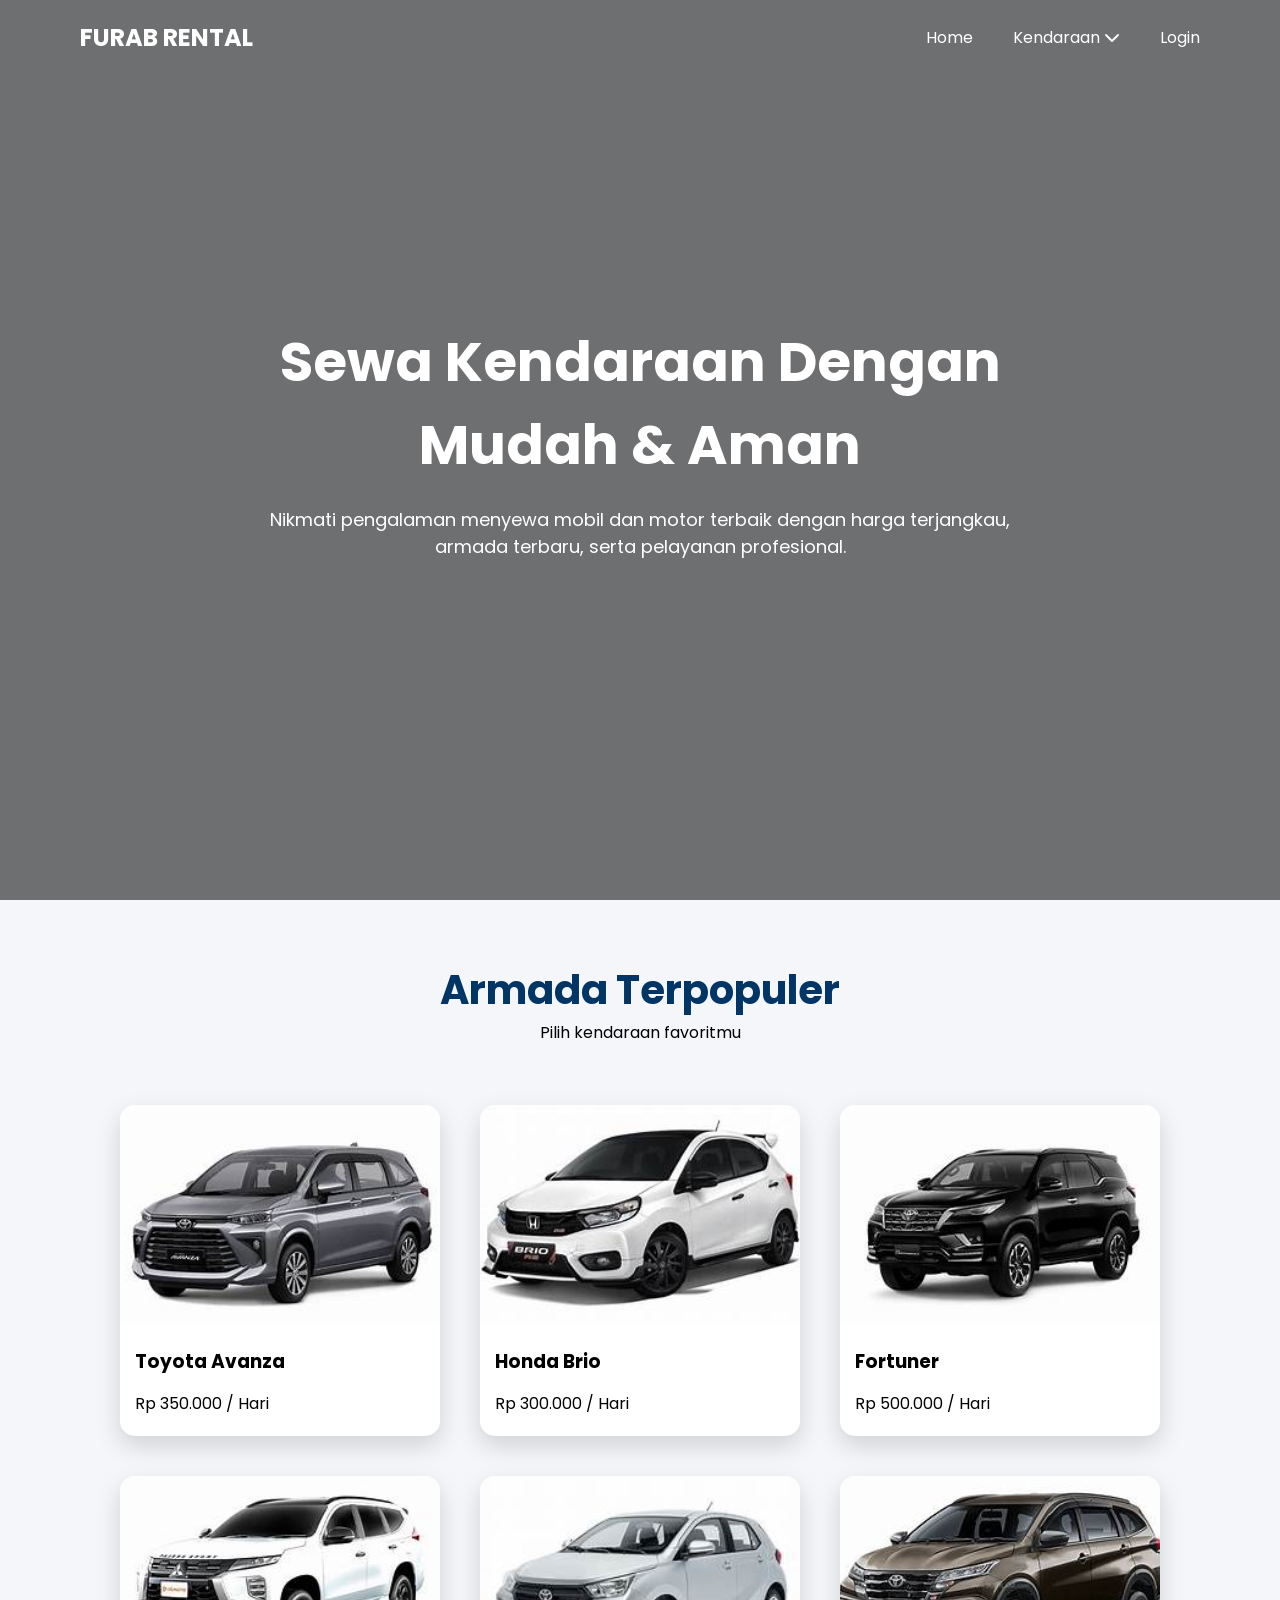
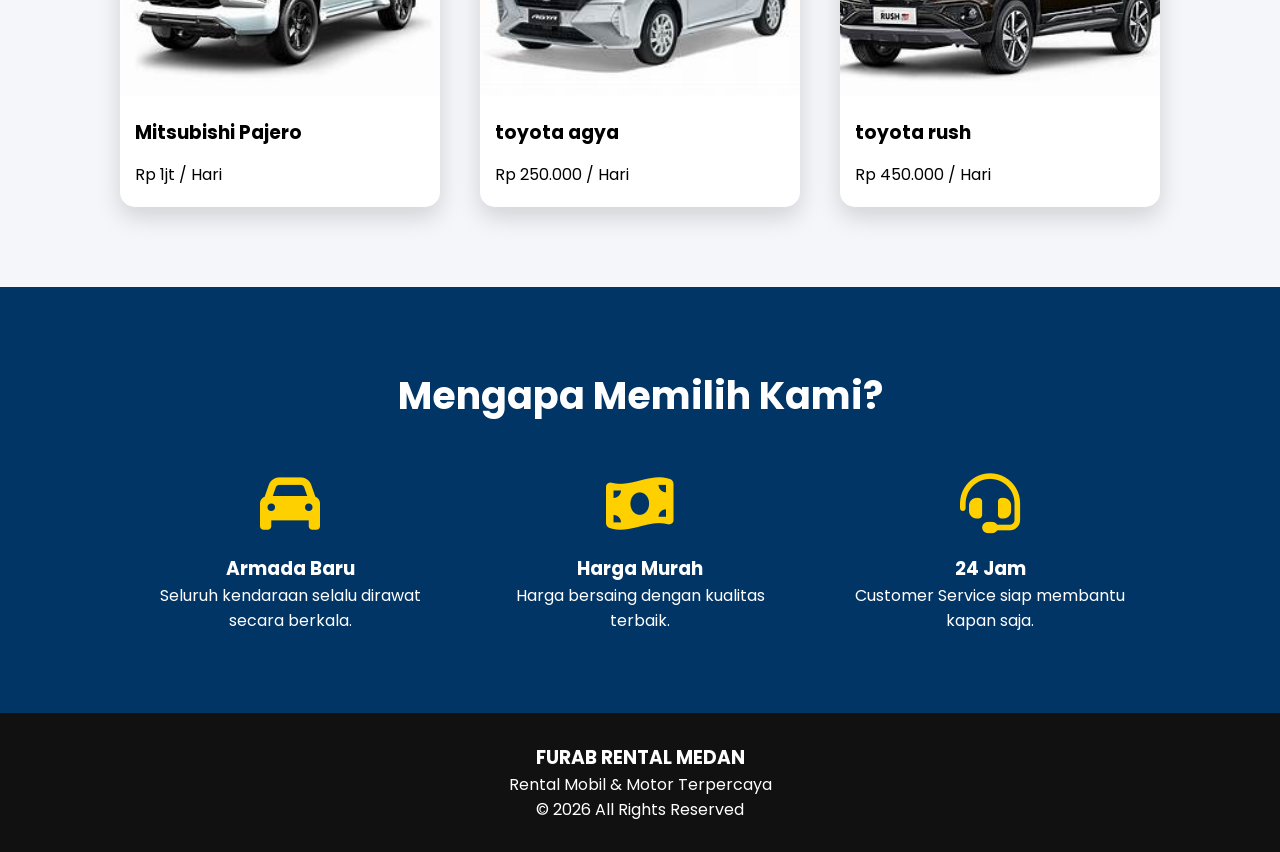
<file: index.html>
<!DOCTYPE html>
<html lang="id">

<head>
    <meta charset="UTF-8">
    <meta name="viewport" content="width=device-width, initial-scale=1.0">
    <title>FURAB RENTAL MEDAN</title>

    <link rel="stylesheet" href="style.css">

    <link rel="preconnect" href="https://fonts.googleapis.com">
    <link href="https://fonts.googleapis.com/css2?family=Poppins:wght@300;400;500;600;700&display=swap"
        rel="stylesheet">

    <link rel="stylesheet" href="https://cdnjs.cloudflare.com/ajax/libs/font-awesome/6.5.2/css/all.min.css">

</head>

<body>

    <header>
        <nav>
            <h2>FURAB RENTAL</h2>
            <ul>
                <li><a href="index.html">Home</a></li>
                <li class="dropdown">

                    <a href="#" id="kendaraanBtn">
                        Kendaraan <i class="fa-solid fa-chevron-down"></i>
                    </a>

                    <ul class="dropdown-menu" id="kendaraanMenu">

                        <li><a href="rental-mobil.html">Mobil</a></li>
                        <li><a href="rental-motor.html">Sepeda Motor</a></li>

                    </ul>

                </li>
                <ul>
                    <li id="authSlot"></li>
                </ul>
            </ul>
        </nav>

        <div class="hero">

            <div class="hero-text">

                <h1>Sewa Kendaraan Dengan Mudah & Aman</h1>

                <p>
                    Nikmati pengalaman menyewa mobil dan motor terbaik
                    dengan harga terjangkau, armada terbaru,
                    serta pelayanan profesional.
                </p>

            </div>

        </div>

    </header>

    <section class="judul">

        <h2>Armada Terpopuler</h2>

        <p>Pilih kendaraan favoritmu</p>

    </section>

    <section class="cars">

        <div class="card">

            <img src="foto/toyota avanza.jpg">
            <h3>Toyota Avanza</h3>
            <p>Rp 350.000 / Hari</p>
        </div>

        <div class="card">

            <img src="foto/brio3.jpg">
            <h3>Honda Brio</h3>
            <p>Rp 300.000 / Hari</p>

        </div>
        <div class="card">

            <img src="foto/toyota fortuner.jpg">
            <h3>Fortuner</h3>
            <p>Rp 500.000 / Hari</p>
        </div>
        <div class="card">

            <img src="foto/daihatsu pajero sport.jpg">
            <h3>Mitsubishi Pajero</h3>
            <p>Rp 1jt / Hari</p>
        </div>
        <div class="card">
            <img src="foto/toyota agya.jpg">
            <h3>toyota agya</h3>
            <p>Rp 250.000 / Hari</p>
        </div>
        <div class="card">

            <img src="foto/toyota rush.jpg">
            <h3>toyota rush</h3>
            <p>Rp 450.000 / Hari</p>
        </div>
    </section>

    <section class="why">

        <h2>Mengapa Memilih Kami?</h2>
        <div class="box">
            <div>
                <i class="fa-solid fa-car"></i>

                <h3>Armada Baru</h3>

                <p>Seluruh kendaraan selalu dirawat secara berkala.</p>

            </div>

            <div>

                <i class="fa-solid fa-money-bill-wave"></i>

                <h3>Harga Murah</h3>

                <p>Harga bersaing dengan kualitas terbaik.</p>

            </div>

            <div>

                <i class="fa-solid fa-headset"></i>

                <h3>24 Jam</h3>

                <p>Customer Service siap membantu kapan saja.</p>

            </div>

        </div>

    </section>

    <footer>

        <h3>FURAB RENTAL MEDAN</h3>
        <p>Rental Mobil & Motor Terpercaya</p>
        <p>© 2026 All Rights Reserved</p>

    </footer>
    <script src="js/auth.js"></script>
    <script>

        const btn = document.getElementById("kendaraanBtn");
        const menu = document.getElementById("kendaraanMenu");

        btn.addEventListener("click", function (e) {
            e.preventDefault();
            menu.classList.toggle("show");
        });

        document.addEventListener("click", function (e) {
            if (!btn.contains(e.target) && !menu.contains(e.target)) {
                menu.classList.remove("show");
            }
        });

    </script>

</body>

</html>
</file>
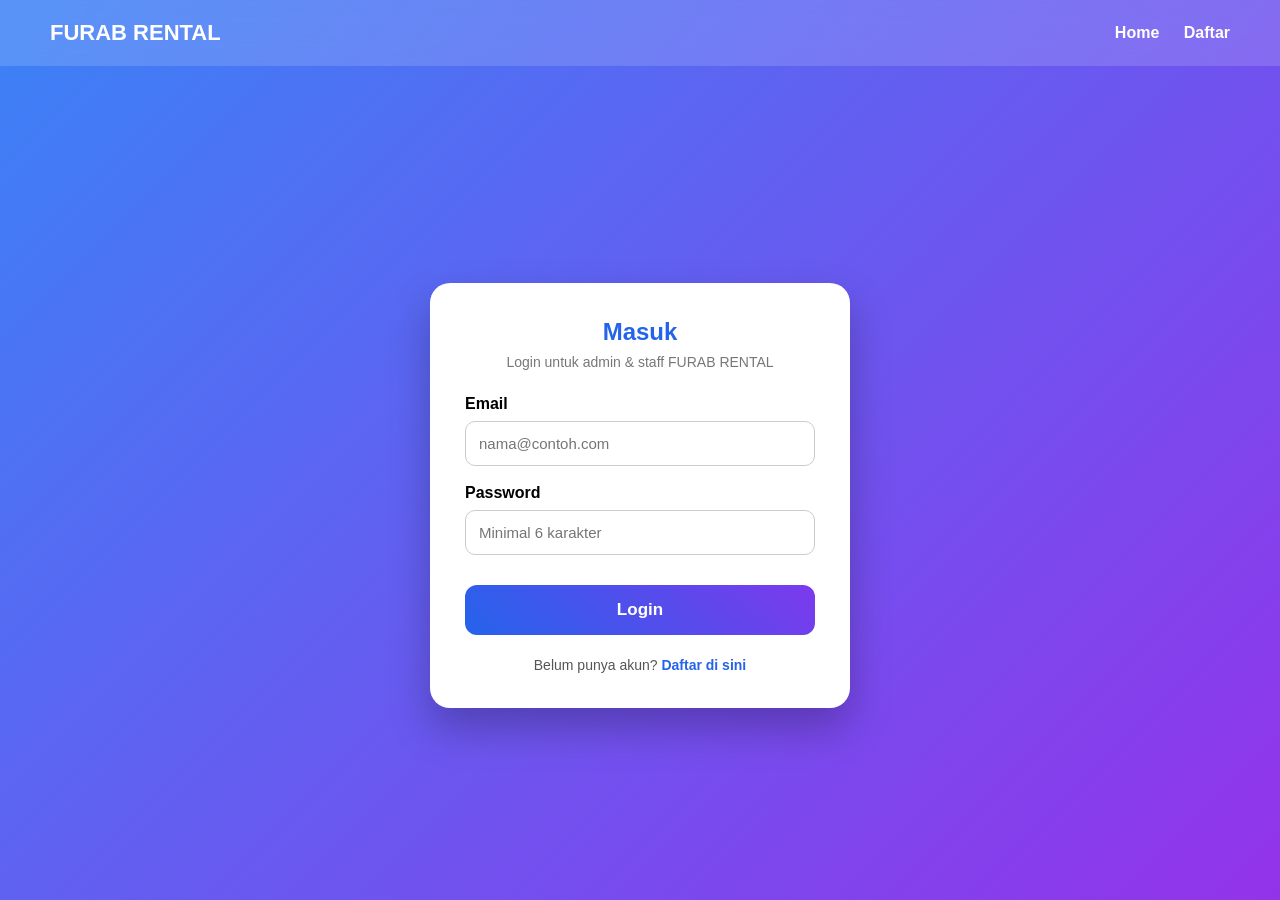
<file: login.html>
<!DOCTYPE html>
<html lang="id">

<head>
    <meta charset="UTF-8">
    <meta name="viewport" content="width=device-width, initial-scale=1.0">
    <title>Login - FURAB RENTAL</title>

    <style>
        * {
            margin: 0;
            padding: 0;
            box-sizing: border-box;
            font-family: Segoe UI, sans-serif;
        }

        body {
            background: linear-gradient(135deg, #3b82f6, #9333ea);
            min-height: 100vh;
        }

        header {
            position: fixed;
            top: 0;
            width: 100%;
            display: flex;
            justify-content: space-between;
            align-items: center;
            padding: 20px 50px;
            background: rgba(255, 255, 255, .15);
            backdrop-filter: blur(12px);
        }

        header h1 { color: white; font-size: 22px; }

        nav a {
            color: white;
            text-decoration: none;
            margin-left: 20px;
            font-weight: bold;
            transition: .3s;
        }

        nav a:hover { color: #ffd54f; }

        .container {
            display: flex;
            justify-content: center;
            align-items: center;
            min-height: 100vh;
            padding-top: 90px;
        }

        .card {
            width: 420px;
            background: white;
            border-radius: 20px;
            padding: 35px;
            box-shadow: 0 20px 40px rgba(0, 0, 0, .25);
            animation: muncul .7s ease;
        }

        @keyframes muncul {
            from { opacity: 0; transform: translateY(40px); }
            to { opacity: 1; transform: translateY(0); }
        }

        .card h2 {
            text-align: center;
            color: #2563eb;
            margin-bottom: 8px;
        }

        .card p.sub {
            text-align: center;
            color: #777;
            font-size: 14px;
            margin-bottom: 25px;
        }

        label {
            display: block;
            margin-top: 18px;
            margin-bottom: 8px;
            font-weight: 600;
        }

        input {
            width: 100%;
            padding: 13px;
            border-radius: 10px;
            border: 1px solid #ccc;
            font-size: 15px;
            transition: .3s;
        }

        input:focus {
            border-color: #2563eb;
            outline: none;
            box-shadow: 0 0 10px rgba(37, 99, 235, .3);
        }

        button {
            width: 100%;
            margin-top: 30px;
            padding: 15px;
            border: none;
            border-radius: 12px;
            background: linear-gradient(45deg, #2563eb, #7c3aed);
            color: white;
            font-size: 17px;
            font-weight: bold;
            cursor: pointer;
            transition: .3s;
        }

        button:hover {
            transform: translateY(-3px);
            box-shadow: 0 10px 20px rgba(0, 0, 0, .2);
        }

        button:disabled {
            opacity: .6;
            cursor: not-allowed;
            transform: none;
            box-shadow: none;
        }

        .info {
            background: #eef4ff;
            padding: 12px 15px;
            border-radius: 12px;
            margin-bottom: 20px;
            color: #444;
            font-size: 14px;
            display: none;
        }

        .info.show { display: block; }
        .info.error { background: #fdecea; color: #b3261e; }
        .info.success { background: #e6f7ec; color: #1e7e34; }

        .switch-link {
            text-align: center;
            margin-top: 22px;
            font-size: 14px;
            color: #555;
        }

        .switch-link a { color: #2563eb; font-weight: 600; text-decoration: none; }

        @media(max-width:600px) {
            header { padding: 15px; flex-direction: column; }
            .card { width: 92%; }
        }
    </style>
</head>

<body>

    <header>
        <h1>FURAB RENTAL</h1>
        <nav>
            <a href="index.html">Home</a>
            <a href="register.html">Daftar</a>
        </nav>
    </header>

    <div class="container">
        <div class="card">
            <h2>Masuk</h2>
            <p class="sub">Login untuk admin &amp; staff FURAB RENTAL</p>

            <div class="info" id="infoBox"></div>

            <form id="formLogin">
                <label for="email">Email</label>
                <input type="email" id="email" required placeholder="nama@contoh.com">

                <label for="password">Password</label>
                <input type="password" id="password" required placeholder="Minimal 6 karakter" minlength="6">

                <button type="submit" id="btnSubmit">Login</button>
            </form>

            <p class="switch-link">Belum punya akun? <a href="register.html">Daftar di sini</a></p>
        </div>
    </div>

    <script src="js/auth.js"></script>
    <script>
        const API_BASE = "https://uaskitaprojek-backend-production.up.railway.app/api";
        const form = document.getElementById("formLogin");
        const infoBox = document.getElementById("infoBox");
        const btnSubmit = document.getElementById("btnSubmit");

        // Kalau sudah login, langsung lempar ke halaman utama.
        if (Auth.isLoggedIn()) {
            window.location.href = "index.html";
        }

        function showInfo(message, type) {
            infoBox.textContent = message;
            infoBox.className = `info show ${type}`;
        }

        form.addEventListener("submit", async (e) => {
            e.preventDefault();
            infoBox.className = "info";
            btnSubmit.disabled = true;
            btnSubmit.textContent = "Memproses...";

            const email = document.getElementById("email").value.trim();
            const password = document.getElementById("password").value;

            try {
                const res = await fetch(`${API_BASE}/auth/login`, {
                    method: "POST",
                    headers: { "Content-Type": "application/json" },
                    credentials: "include",
                    body: JSON.stringify({ email, password }),
                });
                const json = await res.json();

                if (!res.ok || !json.success) {
                    throw new Error(json.message || "Login gagal.");
                }

                Auth.saveSession(json.token, json.user);
                showInfo("Login berhasil! Mengalihkan...", "success");
                setTimeout(() => (window.location.href = "index.html"), 600);
            } catch (err) {
                showInfo(err.message, "error");
            } finally {
                btnSubmit.disabled = false;
                btnSubmit.textContent = "Login";
            }
        });
    </script>

</body>

</html>
</file>
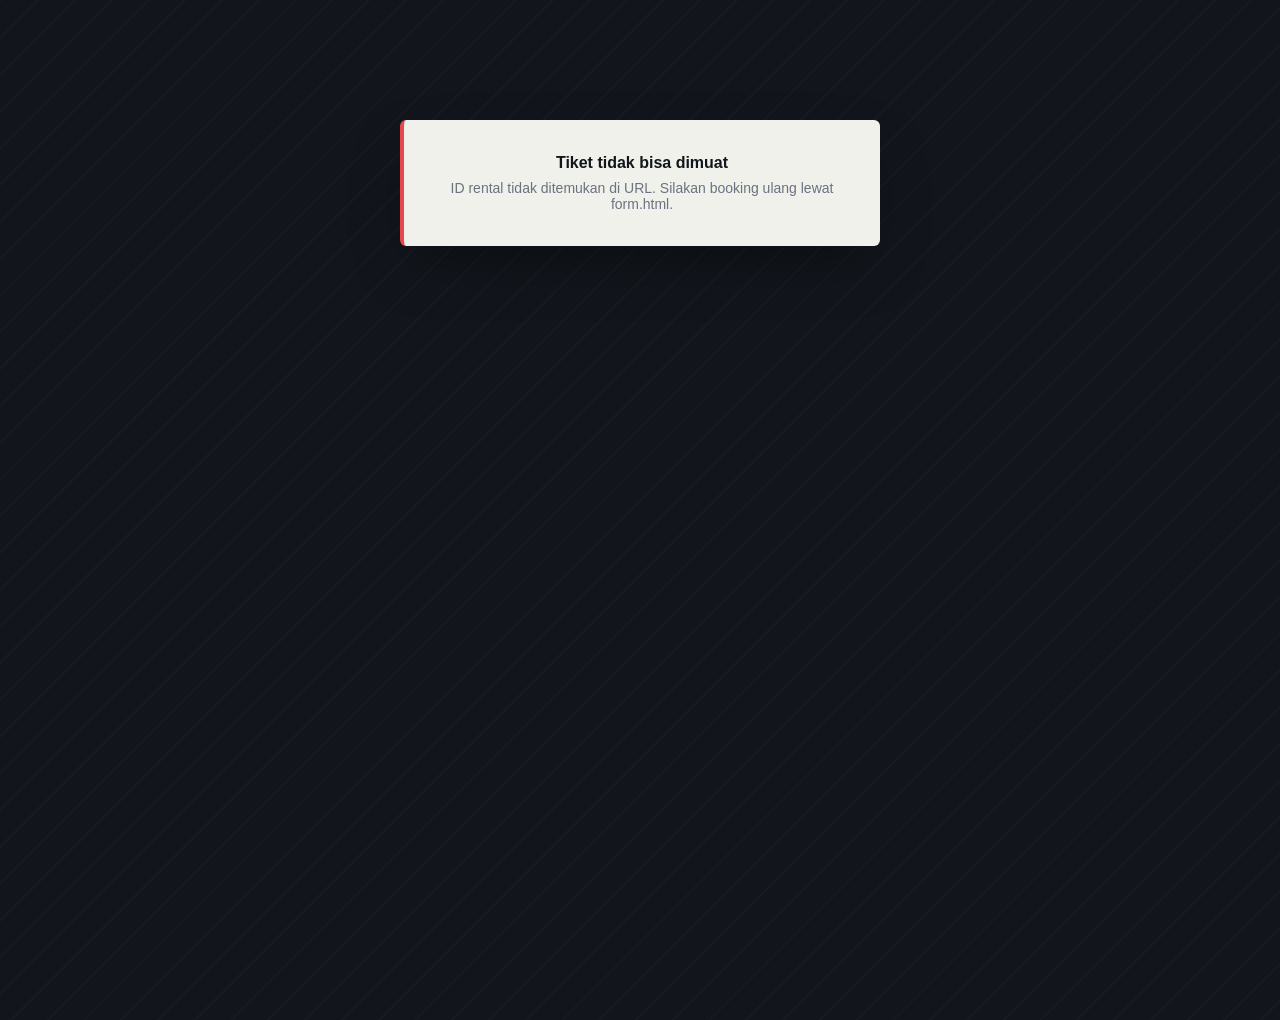
<file: pembayaran.html>
<!DOCTYPE html>
<html lang="id">
<head>
<meta charset="UTF-8">
<meta name="viewport" content="width=device-width, initial-scale=1.0">
<title>Pembayaran</title>
<link rel="stylesheet" href="style.css">
<link rel="preconnect" href="https://fonts.googleapis.com">
<link href="https://fonts.googleapis.com/css2?family=Big+Shoulders+Display:wght@600;700;800&family=Inter:wght@400;500;600;700&family=JetBrains+Mono:wght@500;700&display=swap" rel="stylesheet">

<style>
  :root {
    --ink: #12161c;
    --panel: #1b212b;
    --panel-line: #2a323e;
    --paper: #eff1ea;
    --paper-dim: #e3e6dc;
    --amber: #f5a623;
    --green: #1e9e5a;
    --green-deep: #167a44;
    --red: #e5484d;
    --muted: #6b7280;
    --muted-2: #939ba8;
  }

  * { box-sizing: border-box; }

  body {
    margin: 0;
    background: var(--ink);
    background-image:
      repeating-linear-gradient(135deg, rgba(255,255,255,0.02) 0px, rgba(255,255,255,0.02) 2px, transparent 2px, transparent 26px);
    color: var(--paper);
    font-family: 'Inter', sans-serif;
    min-height: 100vh;
  }

  header {
    background: var(--panel);
    border-bottom: 1px solid var(--panel-line);
    padding: 18px 28px;
    display: flex;
    align-items: center;
    justify-content: space-between;
  }

  header h1 {
    font-family: 'Big Shoulders Display', sans-serif;
    font-weight: 800;
    font-size: 22px;
    letter-spacing: 0.5px;
    text-transform: uppercase;
    margin: 0;
    color: var(--paper);
  }

  header nav a {
    color: var(--muted-2);
    text-decoration: none;
    font-size: 14px;
    font-weight: 500;
    margin-left: 22px;
    border-bottom: 2px solid transparent;
    padding-bottom: 2px;
    transition: color 0.15s, border-color 0.15s;
  }

  header nav a:hover { color: var(--amber); border-color: var(--amber); }

  .page {
    max-width: 960px;
    margin: 64px auto;
    padding: 0 20px;
  }

  .eyebrow {
    font-family: 'JetBrains Mono', monospace;
    font-size: 12px;
    letter-spacing: 2px;
    text-transform: uppercase;
    color: var(--amber);
    margin: 0 0 8px 2px;
  }

  /* ===== TICKET ===== */
  .ticket {
    background: var(--paper);
    color: var(--ink);
    border-radius: 6px;
    box-shadow: 0 24px 60px -20px rgba(0,0,0,0.55), 0 2px 0 rgba(255,255,255,0.04) inset;
    overflow: hidden;
    opacity: 0;
    transform: translateY(14px);
    animation: rise 0.5s ease-out forwards;
  }

  @keyframes rise { to { opacity: 1; transform: translateY(0); } }

  .ticket-head {
    display: flex;
    justify-content: space-between;
    align-items: center;
    padding: 22px 28px 18px;
  }

  .ticket-head .code {
    font-family: 'JetBrains Mono', monospace;
    font-weight: 700;
    font-size: 15px;
    color: var(--muted);
    cursor: pointer;
    background: none;
    border: 1px dashed var(--muted-2);
    border-radius: 999px;
    padding: 5px 12px;
  }
  .ticket-head .code:hover { border-color: var(--ink); color: var(--ink); }

  .status-pill {
    display: inline-flex;
    align-items: center;
    gap: 6px;
    padding: 5px 12px 5px 8px;
    border-radius: 999px;
    font-size: 12.5px;
    font-weight: 700;
    text-transform: uppercase;
    letter-spacing: 0.4px;
  }
  .status-pill::before {
    content: '';
    width: 8px; height: 8px;
    border-radius: 50%;
    display: inline-block;
  }

  .status-Menunggu { background: #fdf0da; color: #8a6300; }
  .status-Menunggu::before { background: var(--amber); }

  .status-Lunas { background: #dcf3e6; color: var(--green-deep); }
  .status-Lunas::before { background: var(--green); }

  .status-Dibatalkan { background: #fbe1e2; color: #a71d2a; }
  .status-Dibatalkan::before { background: var(--red); }

  /* perforation row with punch-holes */
  .perf {
    position: relative;
    height: 0;
    border-top: 2px dashed var(--paper-dim);
    margin: 0 0;
  }
  .perf::before, .perf::after {
    content: '';
    position: absolute;
    top: -9px;
    width: 18px; height: 18px;
    border-radius: 50%;
    background: var(--ink);
  }
  .perf::before { left: -9px; }
  .perf::after { right: -9px; }

  .ticket-body {
    display: grid;
    grid-template-columns: 1.7fr 1fr;
  }

  .details { padding: 22px 28px 8px; }
  .stub {
    padding: 24px 24px;
    text-align: center;
    border-left: 2px dashed var(--paper-dim);
    display: flex;
    flex-direction: column;
    align-items: center;
    justify-content: center;
  }

  .row {
    display: flex;
    justify-content: space-between;
    gap: 16px;
    padding: 11px 0;
    border-bottom: 1px solid var(--paper-dim);
    font-size: 14.5px;
  }
  .row:last-child { border-bottom: none; }
  .row span:first-child { color: var(--muted); }
  .row b { text-align: right; font-weight: 600; }

  .stub .label {
    font-family: 'JetBrains Mono', monospace;
    font-size: 11px;
    letter-spacing: 1.5px;
    text-transform: uppercase;
    color: var(--muted);
    margin-bottom: 10px;
  }
  .stub img {
    width: 100%;
    max-width: 160px;
    border-radius: 4px;
    background: #fff;
    padding: 8px;
  }
  .stub .hint {
    font-size: 12.5px;
    color: var(--muted);
    margin-top: 10px;
    line-height: 1.4;
  }

  /* odometer total strip */
  .odometer {
    margin: 0 28px 22px;
    background: var(--ink);
    border-radius: 6px;
    padding: 16px 20px;
    display: flex;
    justify-content: space-between;
    align-items: baseline;
  }
  .odometer .label {
    font-family: 'JetBrains Mono', monospace;
    font-size: 12px;
    letter-spacing: 1.5px;
    text-transform: uppercase;
    color: var(--muted-2);
  }
  .odometer .amount {
    font-family: 'JetBrains Mono', monospace;
    font-weight: 700;
    font-size: 28px;
    color: var(--amber);
    font-variant-numeric: tabular-nums;
  }

  .ticket-foot { padding: 0 28px 26px; }

  #payAlert .alert-error {
    background: #fbe1e2;
    color: #a71d2a;
    padding: 12px 14px;
    border-radius: 8px;
    margin-bottom: 14px;
    font-size: 14px;
    border-left: 3px solid var(--red);
  }

  .btn-pay {
    width: 100%;
    padding: 16px;
    background: var(--green);
    color: #fff;
    border: none;
    border-radius: 8px;
    font-size: 16px;
    font-weight: 700;
    letter-spacing: 0.3px;
    cursor: pointer;
    transition: background 0.15s, transform 0.05s;
  }
  .btn-pay:hover:not(:disabled) { background: var(--green-deep); }
  .btn-pay:active:not(:disabled) { transform: translateY(1px); }
  .btn-pay:disabled {
    background: var(--muted-2);
    cursor: not-allowed;
  }

  .disclaimer {
    text-align: center;
    font-size: 12.5px;
    color: var(--muted-2);
    margin-top: 18px;
  }

  /* loading / error states, styled like a torn stub too */
  .state-box {
    max-width: 480px;
    margin: 120px auto;
    background: var(--paper);
    color: var(--ink);
    border-radius: 6px;
    padding: 34px 28px;
    text-align: center;
    box-shadow: 0 24px 60px -20px rgba(0,0,0,0.55);
  }
  .state-box.error { border-left: 4px solid var(--red); }
  .state-box .spinner {
    width: 26px; height: 26px;
    border: 3px solid var(--paper-dim);
    border-top-color: var(--ink);
    border-radius: 50%;
    margin: 0 auto 14px;
    animation: spin 0.8s linear infinite;
  }
  @keyframes spin { to { transform: rotate(360deg); } }

  @media (max-width: 760px) {
    .ticket-body { grid-template-columns: 1fr; }
    .stub { border-left: none; border-top: 2px dashed var(--paper-dim); }
    .perf::before, .perf::after { display: none; }
    .odometer { margin: 0 20px 20px; flex-direction: column; gap: 4px; align-items: flex-start; }
    .ticket-head, .details { padding-left: 20px; padding-right: 20px; }
    .ticket-foot { padding-left: 20px; padding-right: 20px; }
  }

  @media (prefers-reduced-motion: reduce) {
    .ticket { animation: none; opacity: 1; transform: none; }
    .state-box .spinner { animation: none; }
  }
</style>

</head>
<body>

<div class="page">

  <div id="loadingBox" class="state-box">
    <div class="spinner"></div>
    <p>Memuat data pembayaran...</p>
  </div>

  <div id="errorBox" class="state-box error" style="display:none;"></div>

  <div id="mainContainer" style="display:none;">
    <p class="eyebrow">Tiket Pembayaran</p>

    <div class="ticket">
      <div class="ticket-head">
        <button class="code" id="btnCopyCode" title="Klik untuk menyalin">#<span id="codeText">00000</span> ⧉</button>
        <span class="status-pill" id="statusPill">-</span>
      </div>

      <div class="perf"></div>

      <div class="ticket-body">
        <div class="details" id="summaryContainer"></div>

        <div class="stub">
          <p class="label">Scan QRIS</p>
          <img src="foto/download.png" alt="QRIS" onerror="this.style.display='none'">
          <p class="hint">Buka aplikasi e-wallet atau m-banking, lalu scan untuk membayar.</p>
        </div>
      </div>

      <div class="odometer">
        <span class="label">Total Bayar</span>
        <span class="amount" id="grandTotal">Rp0</span>
      </div>

      <div class="ticket-foot">
        <div id="payAlert"></div>
        <button id="btnBayar" class="btn-pay">Konfirmasi Pembayaran</button>
        <p class="disclaimer">Tekan tombol di atas setelah pembayaran QRIS berhasil kamu lakukan.</p>
      </div>
    </div>
  </div>

</div>

<script>
const API_BASE = 'https://uaskitaprojek-backend-production.up.railway.app/api';
const params = new URLSearchParams(window.location.search);
const rentalId = params.get('id');

let rental = null;

function fmtRupiah(n) {
    return 'Rp' + Number(n).toLocaleString('id-ID');
}

function fmtTanggal(d) {
    return new Date(d).toLocaleDateString('id-ID', { day: 'numeric', month: 'short', year: 'numeric' });
}

function showError(msg) {
    document.getElementById('loadingBox').style.display = 'none';
    const box = document.getElementById('errorBox');
    box.style.display = 'block';
    box.innerHTML = `<strong>Tiket tidak bisa dimuat</strong><p style="color:var(--muted);font-size:14px;margin-top:8px;">${msg}</p>`;
}

// animasi angka naik ala odometer, murni visual, tidak mengubah data
function animateTotal(target) {
    const el = document.getElementById('grandTotal');
    const start = 0;
    const duration = 500;
    const startTime = performance.now();

    function tick(now) {
        const progress = Math.min((now - startTime) / duration, 1);
        const value = Math.round(start + (target - start) * progress);
        el.textContent = fmtRupiah(value);
        if (progress < 1) requestAnimationFrame(tick);
    }
    if (window.matchMedia('(prefers-reduced-motion: reduce)').matches) {
        el.textContent = fmtRupiah(target);
    } else {
        requestAnimationFrame(tick);
    }
}

async function loadRental() {
    if (!rentalId) {
        showError('ID rental tidak ditemukan di URL. Silakan booking ulang lewat form.html.');
        return;
    }

    try {
        const res = await fetch(`${API_BASE}/rentals/${rentalId}`);
        const json = await res.json();
        if (!res.ok || !json.success) throw new Error(json.message || 'Data rental tidak ditemukan.');

        rental = json.data;
        renderSummary();

        document.getElementById('loadingBox').style.display = 'none';
        document.getElementById('mainContainer').style.display = 'block';

        if (rental.status === 'Lunas') {
            const btn = document.getElementById('btnBayar');
            btn.textContent = 'Sudah Lunas';
            btn.disabled = true;
        }
    } catch (err) {
        showError(err.message);
    }
}

function renderSummary() {
    const days = Math.ceil((new Date(rental.end_date) - new Date(rental.start_date)) / 86400000) || 1;

    document.getElementById('codeText').textContent = String(rental.id).padStart(5, '0');
    document.getElementById('statusPill').outerHTML =
        `<span class="status-pill status-${rental.status}" id="statusPill">${rental.status}</span>`;

    document.getElementById('summaryContainer').innerHTML = `
        <div class="row"><span>Nama Penyewa</span><b>${rental.customer_name}</b></div>
        <div class="row"><span>No. WhatsApp</span><b>${rental.customer_phone}</b></div>
        <div class="row"><span>Kendaraan</span><b>${rental.vehicle ? rental.vehicle.name : '-'}</b></div>
        <div class="row"><span>Tanggal Sewa</span><b>${fmtTanggal(rental.start_date)} – ${fmtTanggal(rental.end_date)} (${days} hari)</b></div>
        <div class="row"><span>Dengan Sopir</span><b>${rental.with_driver ? 'Ya' : 'Tidak'}</b></div>
    `;

    animateTotal(rental.total_price);
}

document.getElementById('btnCopyCode').addEventListener('click', () => {
    const code = document.getElementById('codeText').textContent;
    navigator.clipboard?.writeText('#' + code);
    const btn = document.getElementById('btnCopyCode');
    const original = btn.innerHTML;
    btn.innerHTML = 'Disalin ✓';
    setTimeout(() => { btn.innerHTML = original; }, 1200);
});

document.getElementById('btnBayar').addEventListener('click', async () => {
    const btn = document.getElementById('btnBayar');
    const alertBox = document.getElementById('payAlert');
    alertBox.innerHTML = '';
    btn.disabled = true;
    btn.textContent = 'Memproses...';

    try {
        const res = await fetch(`${API_BASE}/rentals/${rentalId}/pay`, { method: 'PATCH' });
        const json = await res.json();
        if (!res.ok || !json.success) throw new Error(json.message || 'Gagal konfirmasi pembayaran.');

        rental = json.data;
        renderSummary();

        btn.textContent = 'Sudah Lunas';
        setTimeout(() => { window.location.href = 'riwayat.html'; }, 700);
    } catch (err) {
        alertBox.innerHTML = `<div class="alert-error">${err.message}</div>`;
        btn.disabled = false;
        btn.textContent = 'Konfirmasi Pembayaran';
    }
});

loadRental();
</script>

</body>
</html>
</file>
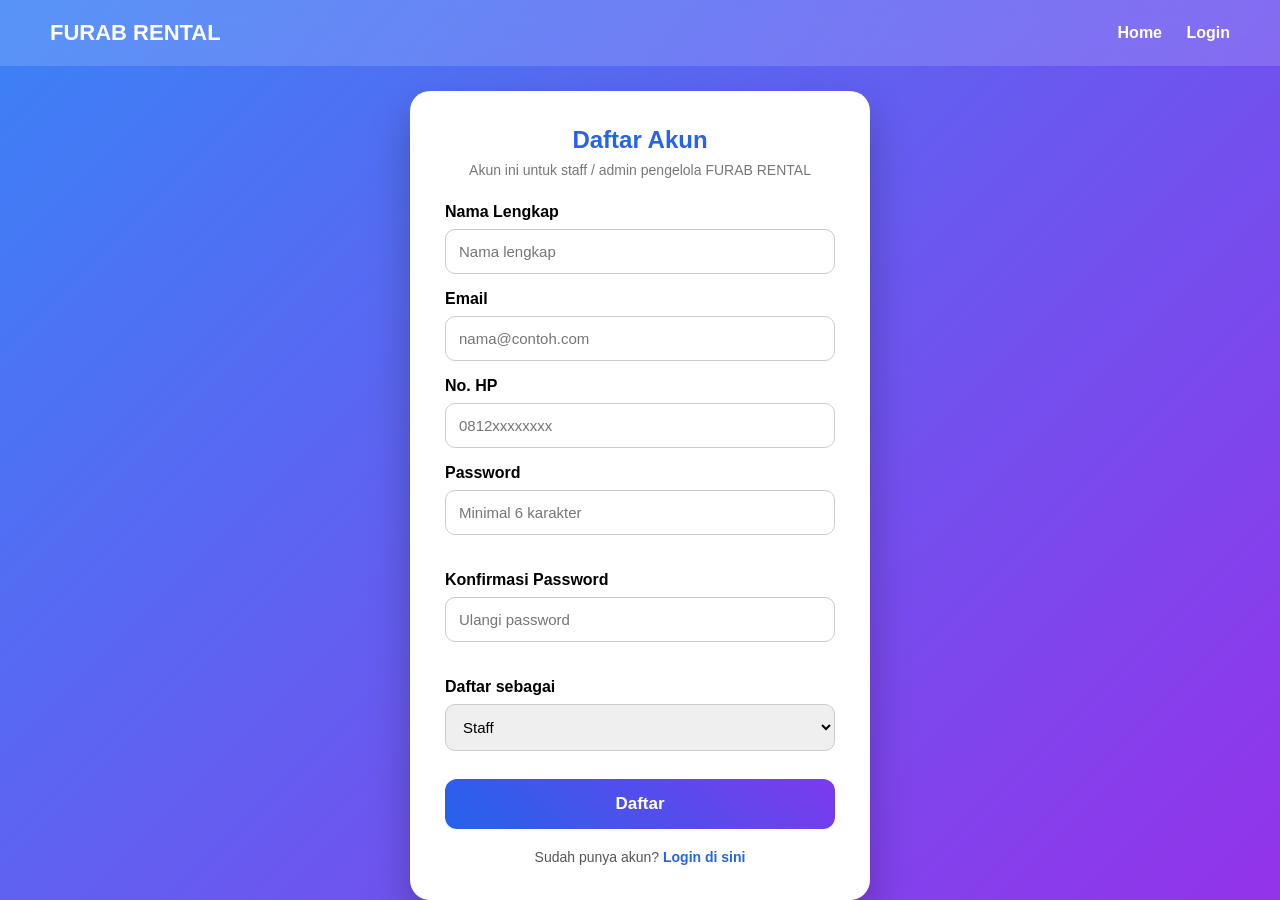
<file: register.html>
<!DOCTYPE html>
<html lang="id">

<head>
    <meta charset="UTF-8">
    <meta name="viewport" content="width=device-width, initial-scale=1.0">
    <title>Daftar - FURAB RENTAL</title>

    <style>
        * {
            margin: 0;
            padding: 0;
            box-sizing: border-box;
            font-family: Segoe UI, sans-serif;
        }

        body {
            background: linear-gradient(135deg, #3b82f6, #9333ea);
            min-height: 100vh;
        }

        header {
            position: fixed;
            top: 0;
            width: 100%;
            display: flex;
            justify-content: space-between;
            align-items: center;
            padding: 20px 50px;
            background: rgba(255, 255, 255, .15);
            backdrop-filter: blur(12px);
        }

        header h1 { color: white; font-size: 22px; }

        nav a {
            color: white;
            text-decoration: none;
            margin-left: 20px;
            font-weight: bold;
            transition: .3s;
        }

        nav a:hover { color: #ffd54f; }

        .container {
            display: flex;
            justify-content: center;
            align-items: center;
            min-height: 100vh;
            padding-top: 90px;
        }

        .card {
            width: 460px;
            background: white;
            border-radius: 20px;
            padding: 35px;
            box-shadow: 0 20px 40px rgba(0, 0, 0, .25);
            animation: muncul .7s ease;
        }

        @keyframes muncul {
            from { opacity: 0; transform: translateY(40px); }
            to { opacity: 1; transform: translateY(0); }
        }

        .card h2 { text-align: center; color: #2563eb; margin-bottom: 8px; }

        .card p.sub {
            text-align: center;
            color: #777;
            font-size: 14px;
            margin-bottom: 25px;
        }

        label { display: block; margin-top: 16px; margin-bottom: 8px; font-weight: 600; }

        input, select {
            width: 100%;
            padding: 13px;
            border-radius: 10px;
            border: 1px solid #ccc;
            font-size: 15px;
            transition: .3s;
        }

        input:focus, select:focus {
            border-color: #2563eb;
            outline: none;
            box-shadow: 0 0 10px rgba(37, 99, 235, .3);
        }

        button {
            width: 100%;
            margin-top: 28px;
            padding: 15px;
            border: none;
            border-radius: 12px;
            background: linear-gradient(45deg, #2563eb, #7c3aed);
            color: white;
            font-size: 17px;
            font-weight: bold;
            cursor: pointer;
            transition: .3s;
        }

        button:hover { transform: translateY(-3px); box-shadow: 0 10px 20px rgba(0, 0, 0, .2); }
        button:disabled { opacity: .6; cursor: not-allowed; transform: none; box-shadow: none; }

        .info {
            background: #eef4ff;
            padding: 12px 15px;
            border-radius: 12px;
            margin-bottom: 10px;
            color: #444;
            font-size: 14px;
            display: none;
        }

        .info.show { display: block; }
        .info.error { background: #fdecea; color: #b3261e; }
        .info.success { background: #e6f7ec; color: #1e7e34; }

        .field-error { color: #b3261e; font-size: 13px; margin-top: 4px; min-height: 16px; }

        .switch-link { text-align: center; margin-top: 20px; font-size: 14px; color: #555; }
        .switch-link a { color: #2563eb; font-weight: 600; text-decoration: none; }

        @media(max-width:600px) {
            header { padding: 15px; flex-direction: column; }
            .card { width: 92%; }
        }
    </style>
</head>

<body>

    <header>
        <h1>FURAB RENTAL</h1>
        <nav>
            <a href="index.html">Home</a>
            <a href="login.html">Login</a>
        </nav>
    </header>

    <div class="container">
        <div class="card">
            <h2>Daftar Akun</h2>
            <p class="sub">Akun ini untuk staff / admin pengelola FURAB RENTAL</p>

            <div class="info" id="infoBox"></div>

            <form id="formRegister">
                <label for="name">Nama Lengkap</label>
                <input type="text" id="name" required placeholder="Nama lengkap">

                <label for="email">Email</label>
                <input type="email" id="email" required placeholder="nama@contoh.com">

                <label for="phone">No. HP</label>
                <input type="text" id="phone" placeholder="0812xxxxxxxx">

                <label for="password">Password</label>
                <input type="password" id="password" required minlength="6" placeholder="Minimal 6 karakter">
                <div class="field-error" id="passwordError"></div>

                <label for="confirmPassword">Konfirmasi Password</label>
                <input type="password" id="confirmPassword" required minlength="6" placeholder="Ulangi password">
                <div class="field-error" id="confirmError"></div>

                <label for="role">Daftar sebagai</label>
                <select id="role">
                    <option value="staff">Staff</option>
                    <option value="admin">Admin</option>
                </select>

                <button type="submit" id="btnSubmit">Daftar</button>
            </form>

            <p class="switch-link">Sudah punya akun? <a href="login.html">Login di sini</a></p>
        </div>
    </div>

    <script src="js/auth.js"></script>
    <script>
        const API_BASE = "https://uaskitaprojek-backend-production.up.railway.app/api";
        const form = document.getElementById("formRegister");
        const infoBox = document.getElementById("infoBox");
        const btnSubmit = document.getElementById("btnSubmit");

        if (Auth.isLoggedIn()) {
            window.location.href = "index.html";
        }

        function showInfo(message, type) {
            infoBox.textContent = message;
            infoBox.className = `info show ${type}`;
        }

        form.addEventListener("submit", async (e) => {
            e.preventDefault();
            infoBox.className = "info";
            document.getElementById("passwordError").textContent = "";
            document.getElementById("confirmError").textContent = "";

            const password = document.getElementById("password").value;
            const confirmPassword = document.getElementById("confirmPassword").value;

            if (password.length < 6) {
                document.getElementById("passwordError").textContent = "Password minimal 6 karakter.";
                return;
            }
            if (password !== confirmPassword) {
                document.getElementById("confirmError").textContent = "Konfirmasi password tidak sama.";
                return;
            }

            btnSubmit.disabled = true;
            btnSubmit.textContent = "Memproses...";

            const payload = {
                name: document.getElementById("name").value.trim(),
                email: document.getElementById("email").value.trim(),
                phone: document.getElementById("phone").value.trim(),
                password,
                role: document.getElementById("role").value,
            };

            try {
                const res = await fetch(`${API_BASE}/auth/register`, {
                    method: "POST",
                    headers: { "Content-Type": "application/json" },
                    credentials: "include",
                    body: JSON.stringify(payload),
                });
                const json = await res.json();

                if (!res.ok || !json.success) {
                    const detail = json.errors?.map((e) => e.message).join(", ");
                    throw new Error(detail || json.message || "Registrasi gagal.");
                }

                Auth.saveSession(json.token, json.user);
                showInfo("Registrasi berhasil! Mengalihkan...", "success");
                setTimeout(() => (window.location.href = "index.html"), 600);
            } catch (err) {
                showInfo(err.message, "error");
            } finally {
                btnSubmit.disabled = false;
                btnSubmit.textContent = "Daftar";
            }
        });
    </script>

</body>

</html>
</file>
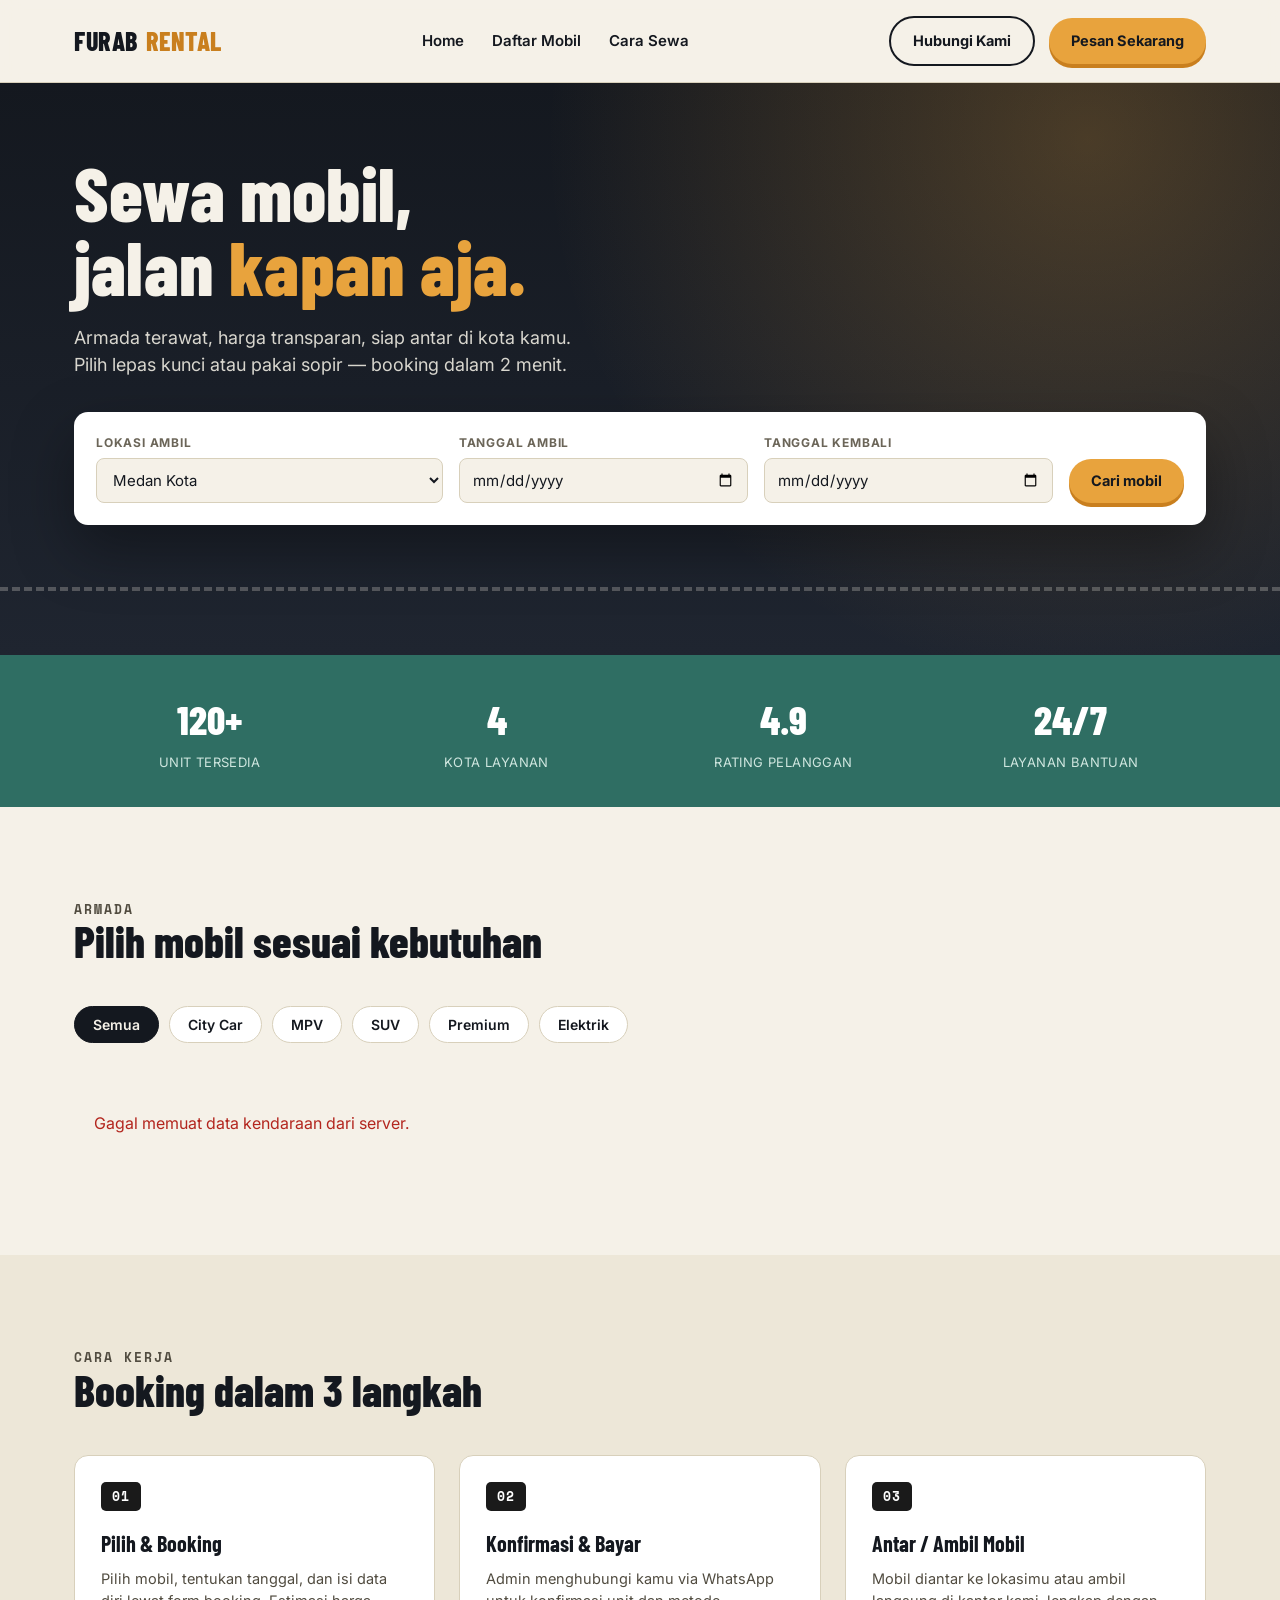
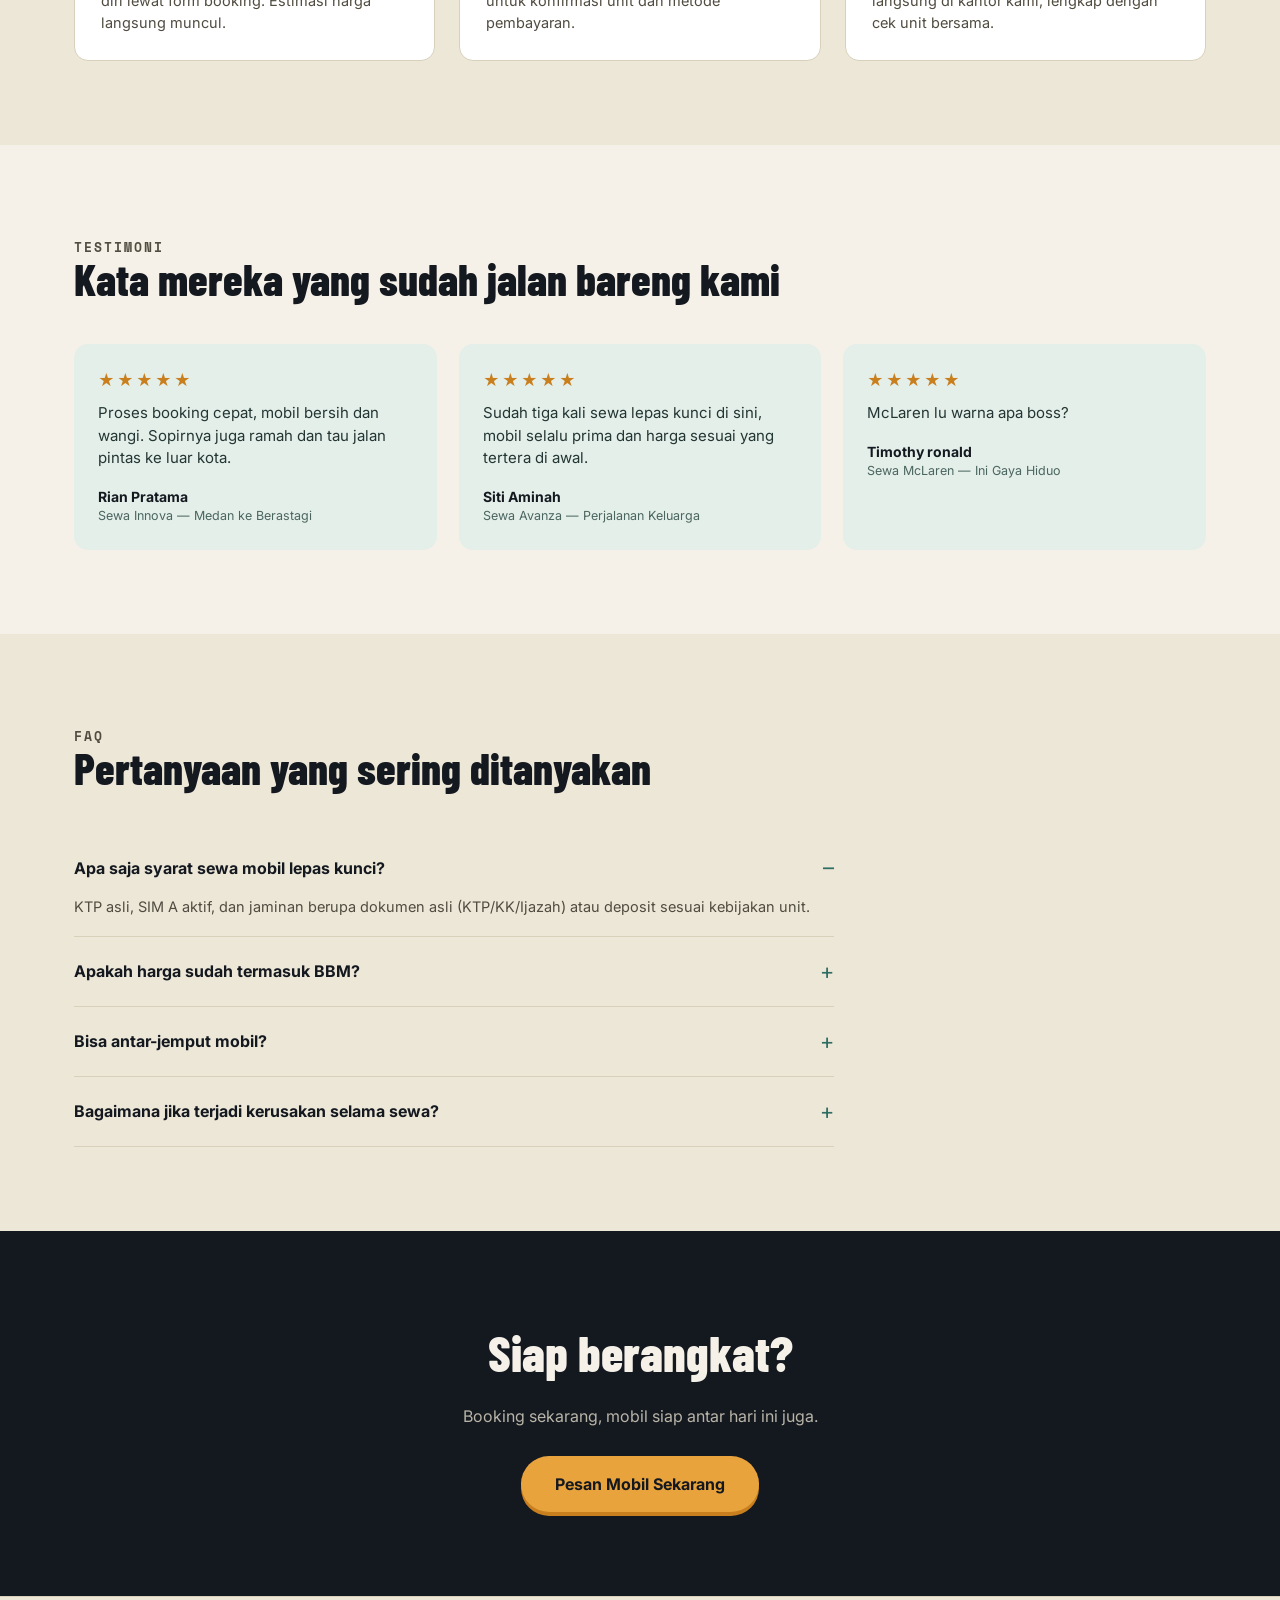
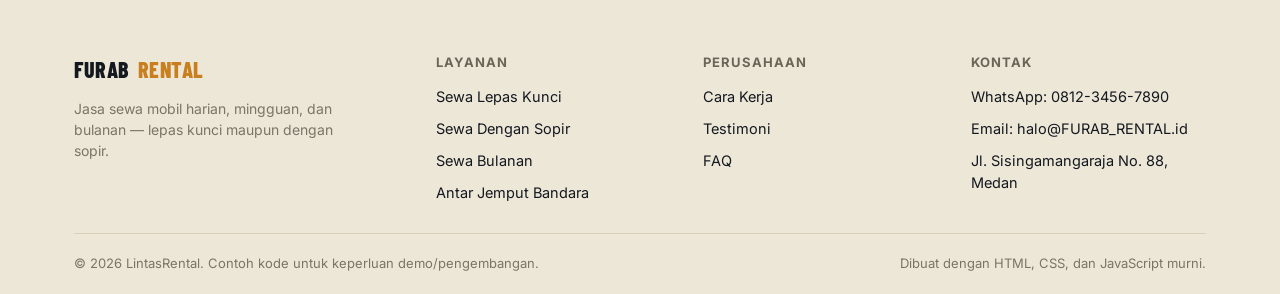
<file: rental-mobil.html>
<!DOCTYPE html>
<html lang="id">

<head>
  <meta charset="UTF-8">
  <meta name="viewport" content="width=device-width, initial-scale=1.0">
  <title>FURAB RENTAL — Sewa Mobil Harian & Lepas Kunci</title>
  <link rel="preconnect" href="https://fonts.googleapis.com">
  <link rel="preconnect" href="https://fonts.gstatic.com" crossorigin>
  <link
    href="https://fonts.googleapis.com/css2?family=Barlow+Condensed:wght@600;700;800&family=Inter:wght@400;500;600;700&family=Space+Mono:wght@400;700&display=swap"
    rel="stylesheet">
  <style>
    :root {
      --ink: #14181F;
      --paper: #F5F1E8;
      --paper-2: #EDE7D8;
      --amber: #E8A33D;
      --amber-dark: #C97F1E;
      --teal: #2F6E63;
      --teal-light: #E4EFEA;
      --line: #D8D0BB;
      --white: #FFFFFF;
      --plate: #1A1A1A;
      --font-display: 'Barlow Condensed', sans-serif;
      --font-body: 'Inter', sans-serif;
      --font-mono: 'Space Mono', monospace;
      --radius: 14px;
    }

    * {
      box-sizing: border-box;
    }

    html {
      scroll-behavior: smooth;
    }

    body {
      margin: 0;
      background: var(--paper);
      color: var(--ink);
      font-family: var(--font-body);
      line-height: 1.5;
    }

    img,
    svg {
      display: block;
      max-width: 100%;
    }

    a {
      color: inherit;
    }

    :focus-visible {
      outline: 3px solid var(--amber-dark);
      outline-offset: 2px;
    }

    @media (prefers-reduced-motion: reduce) {
      * {
        animation-duration: 0.01ms !important;
        transition-duration: 0.01ms !important;
      }
    }

    .wrap {
      max-width: 1180px;
      margin: 0 auto;
      padding: 0 24px;
    }

    /* ---------- Header ---------- */
    .site-header {
      position: sticky;
      top: 0;
      z-index: 50;
      background: rgba(245, 241, 232, 0.88);
      backdrop-filter: blur(10px);
      border-bottom: 1px solid var(--line);
    }

    .site-header .wrap {
      display: flex;
      align-items: center;
      justify-content: space-between;
      padding-top: 16px;
      padding-bottom: 16px;
    }

    .logo {
      font-family: var(--font-display);
      font-weight: 800;
      font-size: 26px;
      letter-spacing: 0.5px;
      display: flex;
      align-items: center;
      gap: 8px;
      text-decoration: none;
    }

    .logo .dash {
      color: var(--amber-dark);
    }

    .nav-links {
      display: flex;
      gap: 28px;
      list-style: none;
      margin: 0;
      padding: 0;
      font-weight: 600;
      font-size: 15px;
    }

    .nav-links a {
      text-decoration: none;
      position: relative;
      padding-bottom: 3px;
    }

    .nav-links a:hover {
      color: var(--teal);
    }

    .btn {
      font-family: var(--font-body);
      font-weight: 700;
      font-size: 14.5px;
      border: none;
      border-radius: 999px;
      padding: 12px 22px;
      cursor: pointer;
      display: inline-flex;
      align-items: center;
      gap: 8px;
      text-decoration: none;
      transition: transform .15s ease, box-shadow .15s ease;
    }

    .btn:hover {
      transform: translateY(-1px);
    }

    .btn-primary {
      background: var(--amber);
      color: var(--ink);
      box-shadow: 0 4px 0 var(--amber-dark);
    }

    .btn-primary:active {
      transform: translateY(2px);
      box-shadow: 0 2px 0 var(--amber-dark);
    }

    .btn-outline {
      background: transparent;
      color: var(--ink);
      border: 2px solid var(--ink);
    }

    .btn-ghost {
      background: var(--teal-light);
      color: var(--teal);
    }

    .nav-cta {
      display: flex;
      align-items: center;
      gap: 14px;
    }

    .nav-toggle {
      display: none;
      background: none;
      border: none;
      font-size: 26px;
      cursor: pointer;
    }

    /* ---------- Hero ---------- */
    .hero {
      position: relative;
      background:
        radial-gradient(circle at 85% 10%, rgba(232, 163, 61, 0.25), transparent 45%),
        linear-gradient(180deg, var(--ink) 0%, #1F2530 100%);
      color: var(--paper);
      padding: 72px 0 130px;
      overflow: hidden;
    }

    .road-line {
      position: absolute;
      left: 0;
      right: 0;
      bottom: 64px;
      height: 0;
      border-top: 4px dashed rgba(245, 241, 232, 0.25);
    }

    .hero .wrap {
      position: relative;
      z-index: 2;
    }

    .eyebrow-plate {
      display: inline-flex;
      align-items: center;
      gap: 8px;
      background: var(--plate);
      color: var(--white);
      font-family: var(--font-mono);
      font-weight: 700;
      font-size: 13px;
      letter-spacing: 2px;
      padding: 6px 12px;
      border-radius: 6px;
      border: 2px solid #444;
      margin-bottom: 22px;
    }

    .eyebrow-plate::before {
      content: "●";
      color: var(--amber);
      font-size: 10px;
    }

    .hero h1 {
      font-family: var(--font-display);
      font-weight: 800;
      font-size: clamp(42px, 6.5vw, 76px);
      line-height: 0.98;
      margin: 0 0 20px;
      letter-spacing: 0.2px;
      max-width: 14ch;
    }

    .hero h1 em {
      font-style: normal;
      color: var(--amber);
    }

    .hero p.lede {
      font-size: 18px;
      max-width: 46ch;
      color: #D8D6CE;
      margin: 0 0 34px;
    }

    .hero-actions {
      display: flex;
      gap: 14px;
      flex-wrap: wrap;
      margin-bottom: 56px;
    }

    .search-card {
      background: var(--white);
      color: var(--ink);
      border-radius: var(--radius);
      padding: 22px;
      display: grid;
      grid-template-columns: 1.2fr 1fr 1fr auto;
      gap: 16px;
      box-shadow: 0 24px 60px rgba(0, 0, 0, 0.35);
    }

    .search-field {
      display: flex;
      flex-direction: column;
      gap: 6px;
    }

    .search-field label {
      font-size: 12px;
      font-weight: 700;
      text-transform: uppercase;
      letter-spacing: 0.8px;
      color: #6B6558;
    }

    .search-field input,
    .search-field select {
      font-family: var(--font-body);
      font-size: 15px;
      padding: 11px 12px;
      border-radius: 8px;
      border: 1.5px solid var(--line);
      background: var(--paper);
      color: var(--ink);
    }

    .search-field input:focus,
    .search-field select:focus {
      border-color: var(--teal);
    }

    .search-card .btn {
      align-self: end;
      height: 44px;
      white-space: nowrap;
    }

    /* ---------- Stats ---------- */
    .stats {
      background: var(--teal);
      color: var(--white);
    }

    .stats .wrap {
      display: grid;
      grid-template-columns: repeat(4, 1fr);
      padding: 34px 24px;
      gap: 16px;
      text-align: center;
    }

    .stat b {
      display: block;
      font-family: var(--font-display);
      font-weight: 800;
      font-size: 40px;
    }

    .stat span {
      font-size: 13px;
      letter-spacing: 0.4px;
      color: #CFE6DF;
      text-transform: uppercase;
    }

    section {
      padding: 84px 0;
    }

    .section-head {
      display: flex;
      justify-content: space-between;
      align-items: flex-end;
      margin-bottom: 42px;
      gap: 24px;
      flex-wrap: wrap;
    }

    .section-tag {
      font-family: var(--font-mono);
      font-size: 12.5px;
      font-weight: 700;
      letter-spacing: 2px;
      color: var(--teal);
      text-transform: uppercase;
      margin: 0 0 10px;
    }

    .section-head h2 {
      font-family: var(--font-display);
      font-weight: 800;
      font-size: clamp(30px, 4vw, 44px);
      margin: 0;
      line-height: 1.02;
    }

    .section-head p {
      max-width: 42ch;
      color: #514C40;
      margin: 10px 0 0;
    }


    .filters {
      display: flex;
      gap: 10px;
      flex-wrap: wrap;
      margin-bottom: 32px;
    }

    .filter-pill {
      font-family: var(--font-body);
      font-weight: 600;
      font-size: 14px;
      padding: 9px 18px;
      border-radius: 999px;
      border: 1.5px solid var(--line);
      background: var(--white);
      cursor: pointer;
      color: var(--ink);
    }

    .filter-pill.active {
      background: var(--ink);
      color: var(--paper);
      border-color: var(--ink);
    }

    /* ---------- Fleet grid ---------- */
    .fleet-grid {
      display: grid;
      grid-template-columns: repeat(auto-fill, minmax(280px, 1fr));
      gap: 24px;
    }

    .car-card {
      background: var(--white);
      border-radius: var(--radius);
      border: 1px solid var(--line);
      overflow: hidden;
      display: flex;
      flex-direction: column;
      transition: transform .18s ease, box-shadow .18s ease;
    }

    .car-card:hover {
      transform: translateY(-4px);
      box-shadow: 0 16px 30px rgba(20, 24, 31, 0.12);
    }

    .car-art{
      height:180px;
      overflow:hidden;
      display:flex;
      align-items:center;
      justify-content:center;
    }

    .car-image{
      width:100%;
      height:100%;
      object-fit:contain;
    }
    
    .car-art svg {
      width: 78%;
    }

    .car-type-tag {
      position: absolute;
      top: 12px;
      left: 12px;
      background: rgba(20, 24, 31, 0.85);
      color: var(--white);
      font-size: 11px;
      font-weight: 700;
      letter-spacing: 0.5px;
      text-transform: uppercase;
      padding: 5px 10px;
      border-radius: 999px;
    }

    .car-body{
      padding:18px;
      display:flex;
      flex-direction:column;
      gap:12px;
    }

    .car-body h3 {
      font-family: var(--font-display);
      font-weight: 700;
      font-size: 24px;
      margin: 0;
    }

    .plate-row {
      display: flex;
      flex-wrap: wrap;
      gap: 6px;
    }

    .plate {
      font-family: var(--font-mono);
      background: var(--plate);
      color: var(--white);
      font-size: 11px;
      font-weight: 700;
      letter-spacing: 1px;
      padding: 4px 8px;
      border-radius: 4px;
      border: 1.5px solid #3a3a3a;
    }

    .car-footer {
      display: flex;
      align-items: center;
      justify-content: space-between;
      margin-top: auto;
      padding-top: 6px;
      border-top: 1px dashed var(--line);
    }

    .price b {
      font-family: var(--font-display);
      font-size: 22px;
    }

    .price span {
      display: block;
      font-size: 11.5px;
      color: #7A7566;
    }

    .btn-small {
      padding: 9px 16px;
      font-size: 13.5px;
    }

    /* ---------- How it works ---------- */
    .steps {
      display: grid;
      grid-template-columns: repeat(3, 1fr);
      gap: 24px;
    }

    .step-card {
      background: var(--white);
      border: 1px solid var(--line);
      border-radius: var(--radius);
      padding: 26px;
      position: relative;
    }

    .step-plate {
      font-family: var(--font-mono);
      background: var(--plate);
      color: var(--white);
      display: inline-block;
      padding: 5px 11px;
      border-radius: 5px;
      font-weight: 700;
      font-size: 13px;
      letter-spacing: 1px;
      margin-bottom: 16px;
    }

    .step-card h3 {
      font-family: var(--font-display);
      font-size: 22px;
      margin: 0 0 8px;
    }

    .step-card p {
      margin: 0;
      color: #514C40;
      font-size: 14.5px;
    }

    /* ---------- Testimonials ---------- */
    .test-grid {
      display: grid;
      grid-template-columns: repeat(3, 1fr);
      gap: 22px;
    }

    .test-card {
      background: var(--teal-light);
      border-radius: var(--radius);
      padding: 24px;
    }

    .test-card p {
      font-size: 15px;
      margin: 0 0 16px;
      color: #233633;
    }

    .test-name {
      font-weight: 700;
      font-size: 14px;
    }

    .test-role {
      font-size: 12.5px;
      color: #4B655F;
    }

    .stars {
      color: var(--amber-dark);
      letter-spacing: 2px;
      margin-bottom: 10px;
    }

    /* ---------- FAQ ---------- */
    .faq {
      max-width: 760px;
    }

    .faq details {
      border-bottom: 1px solid var(--line);
      padding: 18px 0;
    }

    .faq summary {
      cursor: pointer;
      font-weight: 700;
      font-size: 16px;
      list-style: none;
      display: flex;
      justify-content: space-between;
      align-items: center;
    }

    .faq summary::-webkit-details-marker {
      display: none;
    }

    .faq summary::after {
      content: "+";
      font-size: 22px;
      color: var(--teal);
      font-weight: 400;
    }

    .faq details[open] summary::after {
      content: "–";
    }

    .faq p {
      color: #514C40;
      margin: 12px 0 0;
      font-size: 14.5px;
    }

    /* ---------- CTA / Footer ---------- */
    .cta-band {
      background: var(--ink);
      color: var(--paper);
      text-align: center;
    }

    .cta-band h2 {
      font-family: var(--font-display);
      font-weight: 800;
      font-size: clamp(30px, 5vw, 50px);
      margin: 0 0 14px;
    }

    .cta-band p {
      color: #B8B4A8;
      margin: 0 0 28px;
    }

    .cta-band .btn-primary {
      padding: 16px 34px;
      font-size: 16px;
    }

    footer {
      background: var(--paper-2);
      border-top: 1px solid var(--line);
    }

    .footer-grid {
      display: grid;
      grid-template-columns: 1.4fr 1fr 1fr 1fr;
      gap: 32px;
      padding: 56px 0 30px;
    }

    .footer-grid h4 {
      font-size: 13px;
      text-transform: uppercase;
      letter-spacing: 1px;
      margin: 0 0 14px;
      color: #6B6558;
    }

    .footer-grid ul {
      list-style: none;
      margin: 0;
      padding: 0;
      display: flex;
      flex-direction: column;
      gap: 10px;
      font-size: 14.5px;
    }

    .footer-grid ul a {
      text-decoration: none;
    }

    .footer-grid ul a:hover {
      color: var(--teal);
    }

    .footer-bottom {
      border-top: 1px solid var(--line);
      padding: 20px 0;
      font-size: 13px;
      color: #7A7566;
      display: flex;
      justify-content: space-between;
      flex-wrap: wrap;
      gap: 8px;
    }

    /* ---------- Modal ---------- */
    .modal-overlay {
      position: fixed;
      inset: 0;
      background: rgba(20, 24, 31, 0.6);
      display: none;
      align-items: center;
      justify-content: center;
      z-index: 100;
      padding: 20px;
    }

    .modal-overlay.open {
      display: flex;
    }

    .modal {
      background: var(--white);
      border-radius: var(--radius);
      max-width: 520px;
      width: 100%;
      max-height: 90vh;
      overflow-y: auto;
      padding: 28px;
      position: relative;
    }

    .modal-close {
      position: absolute;
      top: 16px;
      right: 16px;
      background: var(--paper-2);
      border: none;
      width: 34px;
      height: 34px;
      border-radius: 50%;
      font-size: 18px;
      cursor: pointer;
    }

    .modal h3 {
      font-family: var(--font-display);
      font-size: 28px;
      margin: 0 0 4px;
    }

    .modal .modal-car-sub {
      color: #7A7566;
      font-size: 14px;
      margin: 0 0 22px;
    }

    .form-row {
      display: grid;
      grid-template-columns: 1fr 1fr;
      gap: 14px;
      margin-bottom: 14px;
    }

    .form-group {
      display: flex;
      flex-direction: column;
      gap: 6px;
      margin-bottom: 14px;
    }

    .form-group label {
      font-size: 12.5px;
      font-weight: 700;
      text-transform: uppercase;
      letter-spacing: 0.5px;
      color: #6B6558;
    }

    .form-group input,
    .form-group select {
      font-family: var(--font-body);
      font-size: 15px;
      padding: 11px 12px;
      border-radius: 8px;
      border: 1.5px solid var(--line);
      background: var(--paper);
    }

    .toggle-row {
      display: flex;
      gap: 10px;
      background: var(--paper);
      border-radius: 10px;
      padding: 6px;
      margin-bottom: 14px;
    }

    .toggle-opt {
      flex: 1;
      text-align: center;
      padding: 10px;
      border-radius: 7px;
      cursor: pointer;
      font-weight: 600;
      font-size: 14px;
      border: 1.5px solid transparent;
    }

    .toggle-opt.active {
      background: var(--white);
      border-color: var(--teal);
      color: var(--teal);
    }

    .total-box {
      background: var(--teal-light);
      border-radius: 10px;
      padding: 16px 18px;
      display: flex;
      justify-content: space-between;
      align-items: center;
      margin: 18px 0;
    }

    .total-box span {
      font-size: 13px;
      color: #4B655F;
    }

    .total-box b {
      font-family: var(--font-display);
      font-size: 26px;
      color: var(--teal);
    }

    .modal .btn-primary {
      width: 100%;
      justify-content: center;
      padding: 14px;
      font-size: 15.5px;
    }

    .success-msg {
      display: none;
      text-align: center;
      padding: 20px 0;
    }

    .success-msg.show {
      display: block;
    }

    .success-msg .check {
      width: 60px;
      height: 60px;
      border-radius: 50%;
      background: var(--teal);
      color: var(--white);
      display: flex;
      align-items: center;
      justify-content: center;
      font-size: 28px;
      margin: 0 auto 16px;
    }

    @media (max-width: 900px) {

      .nav-links,
      .nav-cta .btn-outline {
        display: none;
      }

      .nav-toggle {
        display: block;
      }

      .search-card {
        grid-template-columns: 1fr 1fr;
      }

      .steps,
      .test-grid {
        grid-template-columns: 1fr;
      }

      .stats .wrap {
        grid-template-columns: repeat(2, 1fr);
      }

      .footer-grid {
        grid-template-columns: 1fr 1fr;
      }
    }

    @media (max-width: 560px) {
      .search-card {
        grid-template-columns: 1fr;
      }

      .form-row {
        grid-template-columns: 1fr;
      }
    }
  </style>
</head>

<body>

  <header class="site-header">
    <div class="wrap">
      <a href="#" class="logo">FURAB<span class="dash">RENTAL</span></a>
      <nav>
        <ul class="nav-links">
          <li><a href="index.html">Home</a></li>
          <li><a href="#armada">Daftar Mobil</a></li>
          <li><a href="#cara-kerja">Cara Sewa</a></li>
        </ul>
      </nav>
      <div class="nav-cta">
        <a href="https://wa.me/6281234567890" class="btn btn-outline">Hubungi Kami</a>
        <a href="#armada" class="btn btn-primary">Pesan Sekarang</a>
      </div>
    </div>
  </header>

  <section class="hero">
    <div class="wrap">
      <h1>Sewa mobil,<br>jalan <em>kapan aja.</em></h1>
      <p class="lede">Armada terawat, harga transparan, siap antar di kota kamu. Pilih lepas kunci atau pakai sopir —
        booking dalam 2 menit.</p>
      <div class="search-card">
        <div class="search-field">
          <label for="lokasi">Lokasi Ambil</label>
          <select id="lokasi">
            <option>Medan Kota</option>
            <option>Bandara Kualanamu</option>
            <option>Binjai</option>
            <option>Deli Serdang</option>
          </select>
        </div>
        <div class="search-field">
          <label for="tgl-ambil">Tanggal Ambil</label>
          <input type="date" id="tgl-ambil">
        </div>
        <div class="search-field">
          <label for="tgl-kembali">Tanggal Kembali</label>
          <input type="date" id="tgl-kembali">
        </div>
        <button class="btn btn-primary" id="btnCariMobil">Cari mobil</button>
      </div>
    </div>
    <div class="road-line"></div>
  </section>

  <div class="stats">
    <div class="wrap">
      <div class="stat"><b>120+</b><span>Unit Tersedia</span></div>
      <div class="stat"><b>4</b><span>Kota Layanan</span></div>
      <div class="stat"><b>4.9</b><span>Rating Pelanggan</span></div>
      <div class="stat"><b>24/7</b><span>Layanan Bantuan</span></div>
    </div>
  </div>

  <section id="armada">
    <div class="wrap">
      <div class="section-head">
        <div>
          <p class="section-tag">Armada</p>
          <h2>Pilih mobil sesuai kebutuhan</h2>
        </div>
      </div>

      <div class="filters" id="filters">
        <button class="filter-pill active" data-filter="Semua">Semua</button>
        <button class="filter-pill" data-filter="City Car">City Car</button>
        <button class="filter-pill" data-filter="MPV">MPV</button>
        <button class="filter-pill" data-filter="SUV">SUV</button>
        <button class="filter-pill" data-filter="Premium">Premium</button>
        <button class="filter-pill" data-filter="Elektrik">Elektrik</button>
      </div>

      <div class="fleet-grid" id="fleetGrid"></div>
    </div>
  </section>

  <section id="cara-kerja" style="background:var(--paper-2);">
    <div class="wrap">
      <div class="section-head">
        <div>
          <p class="section-tag">Cara Kerja</p>
          <h2>Booking dalam 3 langkah</h2>
        </div>
      </div>
      <div class="steps">
        <div class="step-card">
          <span class="step-plate">01</span>
          <h3>Pilih & Booking</h3>
          <p>Pilih mobil, tentukan tanggal, dan isi data diri lewat form booking. Estimasi harga langsung muncul.</p>
        </div>
        <div class="step-card">
          <span class="step-plate">02</span>
          <h3>Konfirmasi & Bayar</h3>
          <p>Admin menghubungi kamu via WhatsApp untuk konfirmasi unit dan metode pembayaran.</p>
        </div>
        <div class="step-card">
          <span class="step-plate">03</span>
          <h3>Antar / Ambil Mobil</h3>
          <p>Mobil diantar ke lokasimu atau ambil langsung di kantor kami, lengkap dengan cek unit bersama.</p>
        </div>
      </div>
    </div>
  </section>

  <section id="testimoni">
    <div class="wrap">
      <div class="section-head">
        <div>
          <p class="section-tag">Testimoni</p>
          <h2>Kata mereka yang sudah jalan bareng kami</h2>
        </div>
      </div>
      <div class="test-grid">
        <div class="test-card">
          <div class="stars">★★★★★</div>
          <p>Proses booking cepat, mobil bersih dan wangi. Sopirnya juga ramah dan tau jalan pintas ke luar kota.</p>
          <div class="test-name">Rian Pratama</div>
          <div class="test-role">Sewa Innova — Medan ke Berastagi</div>
        </div>
        <div class="test-card">
          <div class="stars">★★★★★</div>
          <p>Sudah tiga kali sewa lepas kunci di sini, mobil selalu prima dan harga sesuai yang tertera di awal.</p>
          <div class="test-name">Siti Aminah</div>
          <div class="test-role">Sewa Avanza — Perjalanan Keluarga</div>
        </div>
        <div class="test-card">
          <div class="stars">★★★★★</div>
          <p>McLaren lu warna apa boss?
          </p>
          <div class="test-name">Timothy ronald</div>
          <div class="test-role">Sewa McLaren — Ini Gaya Hiduo</div>
        </div>
      </div>
    </div>
  </section>

  <section id="faq" style="background:var(--paper-2);">
    <div class="wrap">
      <div class="section-head">
        <div>
          <p class="section-tag">FAQ</p>
          <h2>Pertanyaan yang sering ditanyakan</h2>
        </div>
      </div>
      <div class="faq">
        <details open>
          <summary>Apa saja syarat sewa mobil lepas kunci?</summary>
          <p>KTP asli, SIM A aktif, dan jaminan berupa dokumen asli (KTP/KK/Ijazah) atau deposit sesuai kebijakan unit.
          </p>
        </details>
        <details>
          <summary>Apakah harga sudah termasuk BBM?</summary>
          <p>Harga sewa belum termasuk BBM. Untuk paket dengan sopir, BBM dalam kota biasanya sudah termasuk — akan
            dikonfirmasi admin saat booking.</p>
        </details>
        <details>
          <summary>Bisa antar-jemput mobil?</summary>
          <p>Bisa. Kami melayani antar-jemput unit ke alamat, bandara, atau stasiun dalam radius kota layanan.</p>
        </details>
        <details>
          <summary>Bagaimana jika terjadi kerusakan selama sewa?</summary>
          <p>Setiap unit terdaftar asuransi dasar. Kerusakan akibat kelalaian penyewa akan dikenakan biaya sesuai
            kesepakatan awal.</p>
        </details>
      </div>
    </div>
  </section>

  <section class="cta-band">
    <div class="wrap">
      <h2>Siap berangkat?</h2>
      <p>Booking sekarang, mobil siap antar hari ini juga.</p>
      <a href="#armada" class="btn btn-primary">Pesan Mobil Sekarang</a>
    </div>
  </section>

  <footer>
    <div class="wrap">
      <div class="footer-grid">
        <div>
          <a href="#" class="logo" style="font-size:22px;">FURAB<span class="dash">RENTAL</span></a>
          <p style="color:#7A7566;font-size:14px;max-width:32ch;margin-top:12px;">Jasa sewa mobil harian, mingguan, dan
            bulanan — lepas kunci maupun dengan sopir.</p>
        </div>
        <div>
          <h4>Layanan</h4>
          <ul>
            <li><a href="#armada">Sewa Lepas Kunci</a></li>
            <li><a href="#armada">Sewa Dengan Sopir</a></li>
            <li><a href="#armada">Sewa Bulanan</a></li>
            <li><a href="#armada">Antar Jemput Bandara</a></li>
          </ul>
        </div>
        <div>
          <h4>Perusahaan</h4>
          <ul>
            <li><a href="#cara-kerja">Cara Kerja</a></li>
            <li><a href="#testimoni">Testimoni</a></li>
            <li><a href="#faq">FAQ</a></li>
          </ul>
        </div>
        <div>
          <h4>Kontak</h4>
          <ul>
            <li>WhatsApp: 0812-3456-7890</li>
            <li>Email: halo@FURAB_RENTAL.id</li>
            <li>Jl. Sisingamangaraja No. 88, Medan</li>
          </ul>
        </div>
      </div>
      <div class="footer-bottom">
        <span>© 2026 LintasRental. Contoh kode untuk keperluan demo/pengembangan.</span>
        <span>Dibuat dengan HTML, CSS, dan JavaScript murni.</span>
      </div>
    </div>
  </footer>

  <div class="modal-overlay" id="modalOverlay">
    <div class="modal">
      <button class="modal-close" id="modalClose">✕</button>

      <div id="formView">
        <h3 id="modalCarName">Toyota Avanza</h3>
        <p class="modal-car-sub" id="modalCarSub">Matic · 7 Kursi · Rp300.000/hari</p>

        <form id="bookingForm">
          <div class="form-row">
            <div class="form-group">
              <label for="namaPenyewa">Nama Lengkap</label>
              <input type="text" id="namaPenyewa" required placeholder="cth. Andi Wijaya">
            </div>
            <div class="form-group">
              <label for="noHp">No. WhatsApp</label>
              <input type="tel" id="noHp" required placeholder="0812xxxxxxx">
            </div>
          </div>

          <div class="toggle-row">
            <div class="toggle-opt active" data-mode="lepas">Lepas Kunci</div>
            <div class="toggle-opt" data-mode="sopir">Dengan Sopir (+Rp150rb/hari)</div>
          </div>

          <div class="form-row">
            <div class="form-group">
              <label for="modalTglAmbil">Tanggal Ambil</label>
              <input type="date" id="modalTglAmbil" required>
            </div>
            <div class="form-group">
              <label for="modalTglKembali">Tanggal Kembali</label>
              <input type="date" id="modalTglKembali" required>
            </div>
          </div>

          <div class="total-box">
            <span id="totalLabel">Isi tanggal untuk lihat estimasi</span>
            <b id="totalHarga">Rp0</b>
          </div>

          <button type="submit" class="btn btn-primary">Konfirmasi Booking</button>
        </form>
      </div>

      <div class="success-msg" id="successView">
        <div class="check">✓</div>
        <h3>Booking diterima!</h3>
        <p style="color:#514C40;">Terima kasih. Data booking kamu sudah tersimpan. Admin kami akan menghubungi kamu
          lewat WhatsApp untuk konfirmasi unit, atau lanjutkan ke pembayaran sekarang.</p>
        <a href="#" id="linkLanjutBayar" class="btn btn-primary" style="margin-top:16px;">Lanjut ke Pembayaran</a>
        <button class="btn btn-outline" id="btnTutupSukses" style="margin-top:10px;">Tutup</button>
      </div>
    </div>
  </div>

  <script>
    const API_BASE = 'https://uaskitaprojek-backend-production.up.railway.app/api';
    let cars = [];
    const fmtRupiah = (n) => "Rp" + Number(n).toLocaleString("id-ID");
    const fleetGrid = document.getElementById("fleetGrid");

async function loadFleet() {
  try {
    const response = await fetch(`${API_BASE}/vehicles?type=Mobil&limit=100`)
    const result = await response.json();

    if (!result || !result.data) {
      throw new Error("Format response API tidak valid");
    }

  cars = result.data;
  console.log(result.data);
  renderFleet("Semua");

  } catch (err) {
    console.error(err);
    fleetGrid.innerHTML =
      '<p style="padding:20px;color:#b3261e;">Gagal memuat data kendaraan dari server.</p>';
  }
}

    function renderFleet(filter) {
      const list = filter === "Semua" ? cars : cars.filter(c => c.category === filter);
      if (list.length === 0) {
        fleetGrid.innerHTML = '<p style="padding:20px;color:#7A7566;">Belum ada kendaraan untuk kategori ini.</p>';
        return;
      }
      fleetGrid.innerHTML = list.map(c => `
      <div class="car-card">
        <div class="car-art">
            <span class="car-type-tag">${c.category}</span>
            <img src="${c.image}" alt="${c.name}" class="car-image"
                 onerror="this.onerror=null;this.src='https://placehold.co/400x260/EDE7D8/14181F?text=${encodeURIComponent(c.name)}';">
        </div>
        <div class="car-body">
          <h3>${c.name}</h3>
          <div class="plate-row">
            <span class="plate">${(c.transmisi || '-').toUpperCase()}</span>
            <span class="plate">${c.kursi} KURSI</span>
            <span class="plate">${c.status === 'Tersedia' ? 'TERSEDIA' : c.status.toUpperCase()}</span>
          </div>
          <div class="car-footer">
            <div class="price">
              <b>${fmtRupiah(c.harga)}</b>
              <span>per hari</span>
            </div>
            <button class="btn btn-primary btn-small" onclick="openBooking(${c.id})" ${c.status !== 'Tersedia' ? 'disabled' : ''}>
              ${c.status === 'Tersedia' ? 'Pilih Mobil' : 'Tidak Tersedia'}
            </button>
          </div>
        </div>
      </div>
    `).join("");
    }
    loadFleet();

    // ---------- Filters ----------
    document.getElementById("filters").addEventListener("click", (e) => {
      const btn = e.target.closest(".filter-pill");
      if (!btn) return;
      document.querySelectorAll(".filter-pill").forEach(p => p.classList.remove("active"));
      btn.classList.add("active");
      renderFleet(btn.dataset.filter);
    });

    document.getElementById("btnCariMobil").addEventListener("click", () => {
      document.getElementById("armada").scrollIntoView({ behavior: "smooth" });
    });

    // ---------- Modal / Booking ----------
    let selectedCar = null;
    let mode = "lepas"; // lepas | sopir

    const modalOverlay = document.getElementById("modalOverlay");
    const formView = document.getElementById("formView");
    const successView = document.getElementById("successView");

    window.openBooking = function (carId) {
      selectedCar = cars.find(c => c.id === carId);
      document.getElementById("modalCarName").textContent = selectedCar.name;
      document.getElementById("modalCarSub").textContent =
        `${selectedCar.transmisi} · ${selectedCar.kursi} Kursi · ${fmtRupiah(selectedCar.harga)}/hari`;
      formView.style.display = "block";
      successView.classList.remove("show");
      document.getElementById("bookingForm").reset();
      document.querySelectorAll(".toggle-opt").forEach(t => t.classList.remove("active"));
      document.querySelector('.toggle-opt[data-mode="lepas"]').classList.add("active");
      mode = "lepas";
      updateTotal();
      modalOverlay.classList.add("open");
    };

    function closeModal() {
      modalOverlay.classList.remove("open");
    }
    document.getElementById("modalClose").addEventListener("click", closeModal);
    document.getElementById("btnTutupSukses").addEventListener("click", closeModal);
    modalOverlay.addEventListener("click", (e) => { if (e.target === modalOverlay) closeModal(); });

    document.querySelectorAll(".toggle-opt").forEach(opt => {
      opt.addEventListener("click", () => {
        document.querySelectorAll(".toggle-opt").forEach(o => o.classList.remove("active"));
        opt.classList.add("active");
        mode = opt.dataset.mode;
        updateTotal();
      });
    });

    const tglAmbil = document.getElementById("modalTglAmbil");
    const tglKembali = document.getElementById("modalTglKembali");
    tglAmbil.addEventListener("change", updateTotal);
    tglKembali.addEventListener("change", updateTotal);

    function updateTotal() {
      const totalLabel = document.getElementById("totalLabel");
      const totalHarga = document.getElementById("totalHarga");
      if (!selectedCar) return;

      const d1 = new Date(tglAmbil.value);
      const d2 = new Date(tglKembali.value);
      let hari = Math.round((d2 - d1) / 86400000);

      if (!tglAmbil.value || !tglKembali.value || isNaN(hari) || hari <= 0) {
        totalLabel.textContent = "Isi tanggal untuk lihat estimasi";
        totalHarga.textContent = "Rp0";
        return;
      }

      const sopirFee = mode === "sopir" ? 150000 * hari : 0;
      const total = (selectedCar.harga * hari) + sopirFee;

      totalLabel.textContent = `Estimasi untuk ${hari} hari${mode === "sopir" ? " · dengan sopir" : " · lepas kunci"}`;
      totalHarga.textContent = fmtRupiah(total);
    }

    document.getElementById("bookingForm").addEventListener("submit", async (e) => {
      e.preventDefault();

      const nama = document.getElementById("namaPenyewa").value.trim();
      const hp = document.getElementById("noHp").value.trim();

      if (!nama) { alert("Nama lengkap wajib diisi."); return; }
      if (!/^(\+62|62|0)8[1-9][0-9]{6,10}$/.test(hp)) {
        alert("Format No. WhatsApp tidak valid, contoh: 0812xxxxxxx");
        return;
      }
      if (!tglAmbil.value || !tglKembali.value || new Date(tglKembali.value) <= new Date(tglAmbil.value)) {
        alert("Mohon isi tanggal ambil dan kembali dengan benar.");
        return;
      }
      if (!selectedCar) { alert("Kendaraan belum terpilih."); return; }

      const submitBtn = e.target.querySelector('button[type="submit"]');
      submitBtn.disabled = true;
      submitBtn.textContent = "Menyimpan...";

      const payload = {
        vehicleId: selectedCar.id,
        customerName: nama,
        customerPhone: hp,
        startDate: tglAmbil.value,
        endDate: tglKembali.value,
        withDriver: mode === "sopir",
      };

      try {
        // INI YANG SEBELUMNYA TIDAK ADA: request nyata ke backend supaya data
        // benar-benar tersimpan di tabel `rentals` di MySQL.
        const res = await fetch(`${API_BASE}/rentals`, {
          method: "POST",
          headers: { "Content-Type": "application/json" },
          body: JSON.stringify(payload),
        });
        const result = await res.json();

        if (!res.ok || !result.success) {
          const msg = result.errors ? result.errors.map(e => e.message).join(", ") : (result.message || "Gagal menyimpan booking.");
          throw new Error(msg);
        }

        formView.style.display = "none";
        successView.classList.add("show");
        document.getElementById("linkLanjutBayar").href = `pembayaran.html?id=${result.data.id}`;
      } catch (err) {
        alert("Booking gagal: " + err.message);
      } finally {
        submitBtn.disabled = false;
        submitBtn.textContent = "Konfirmasi Booking";
      }
    });
  </script>

</body>

</html>
</file>
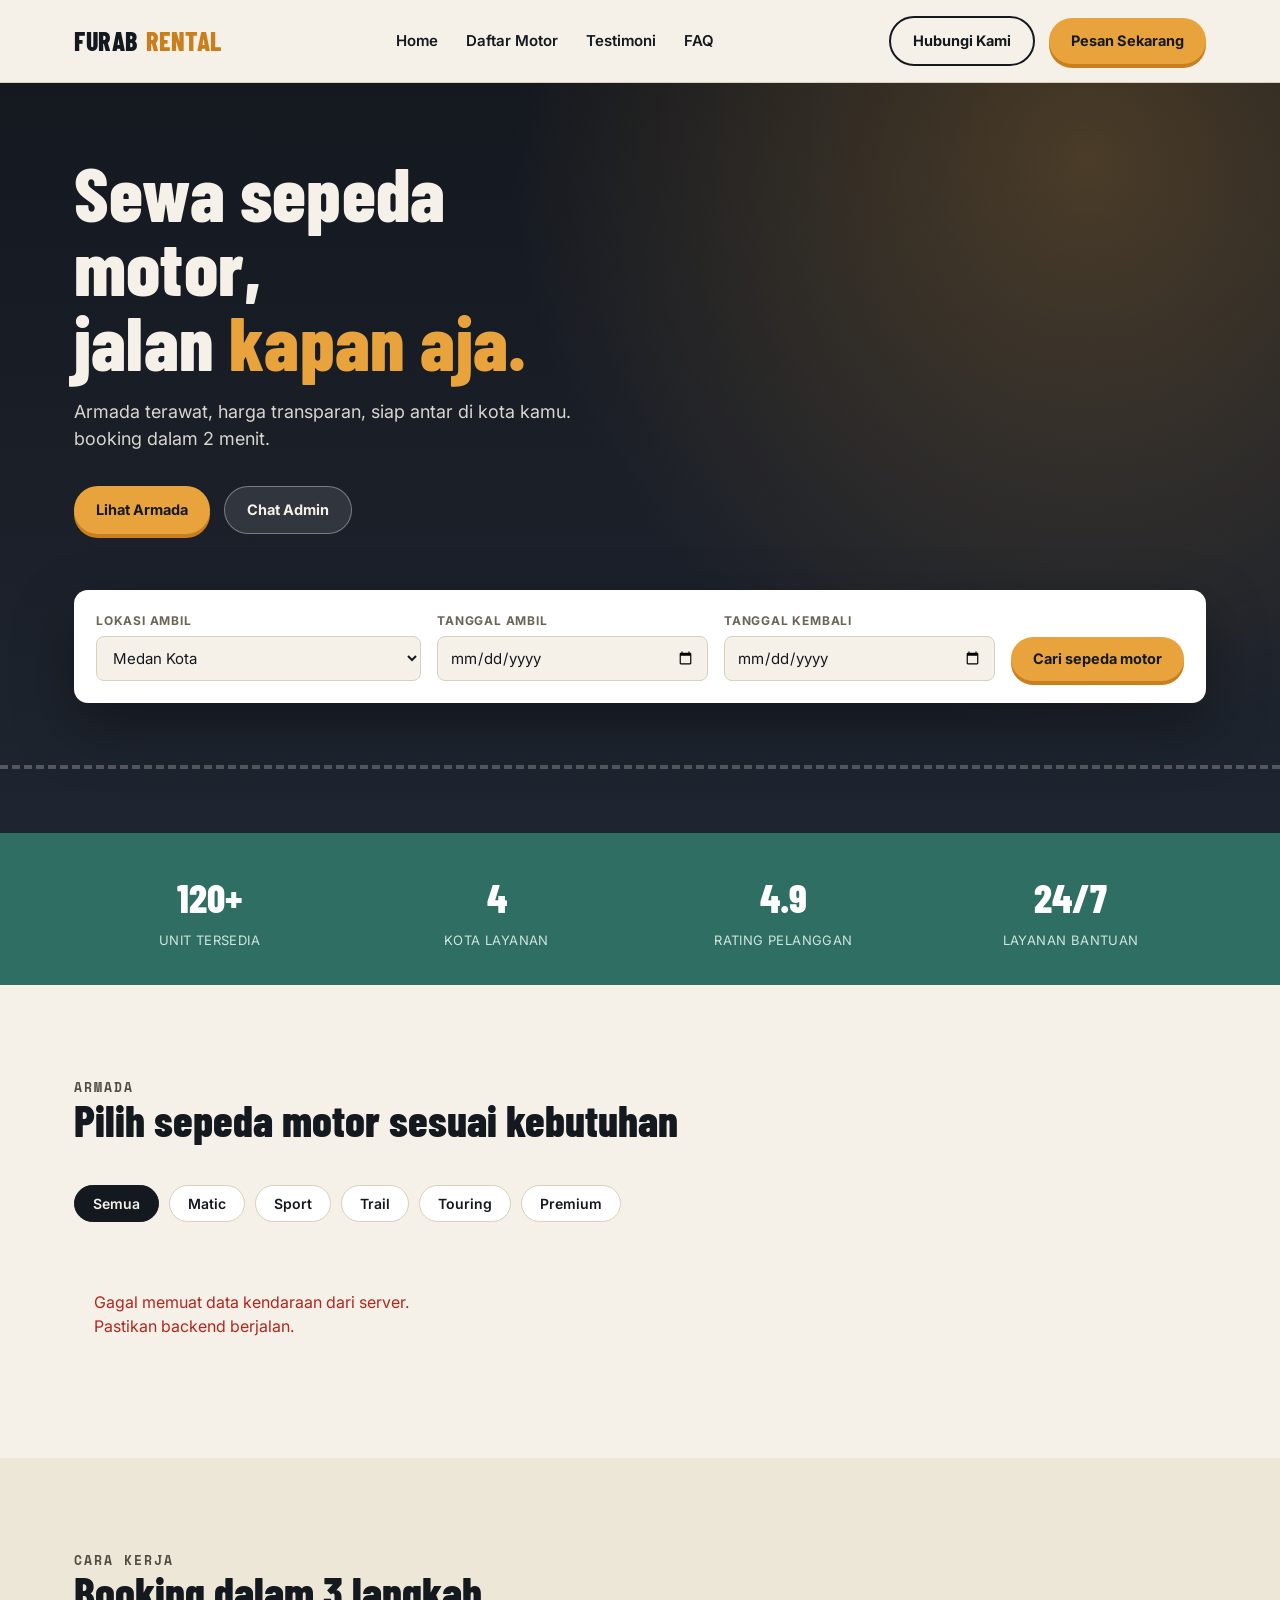
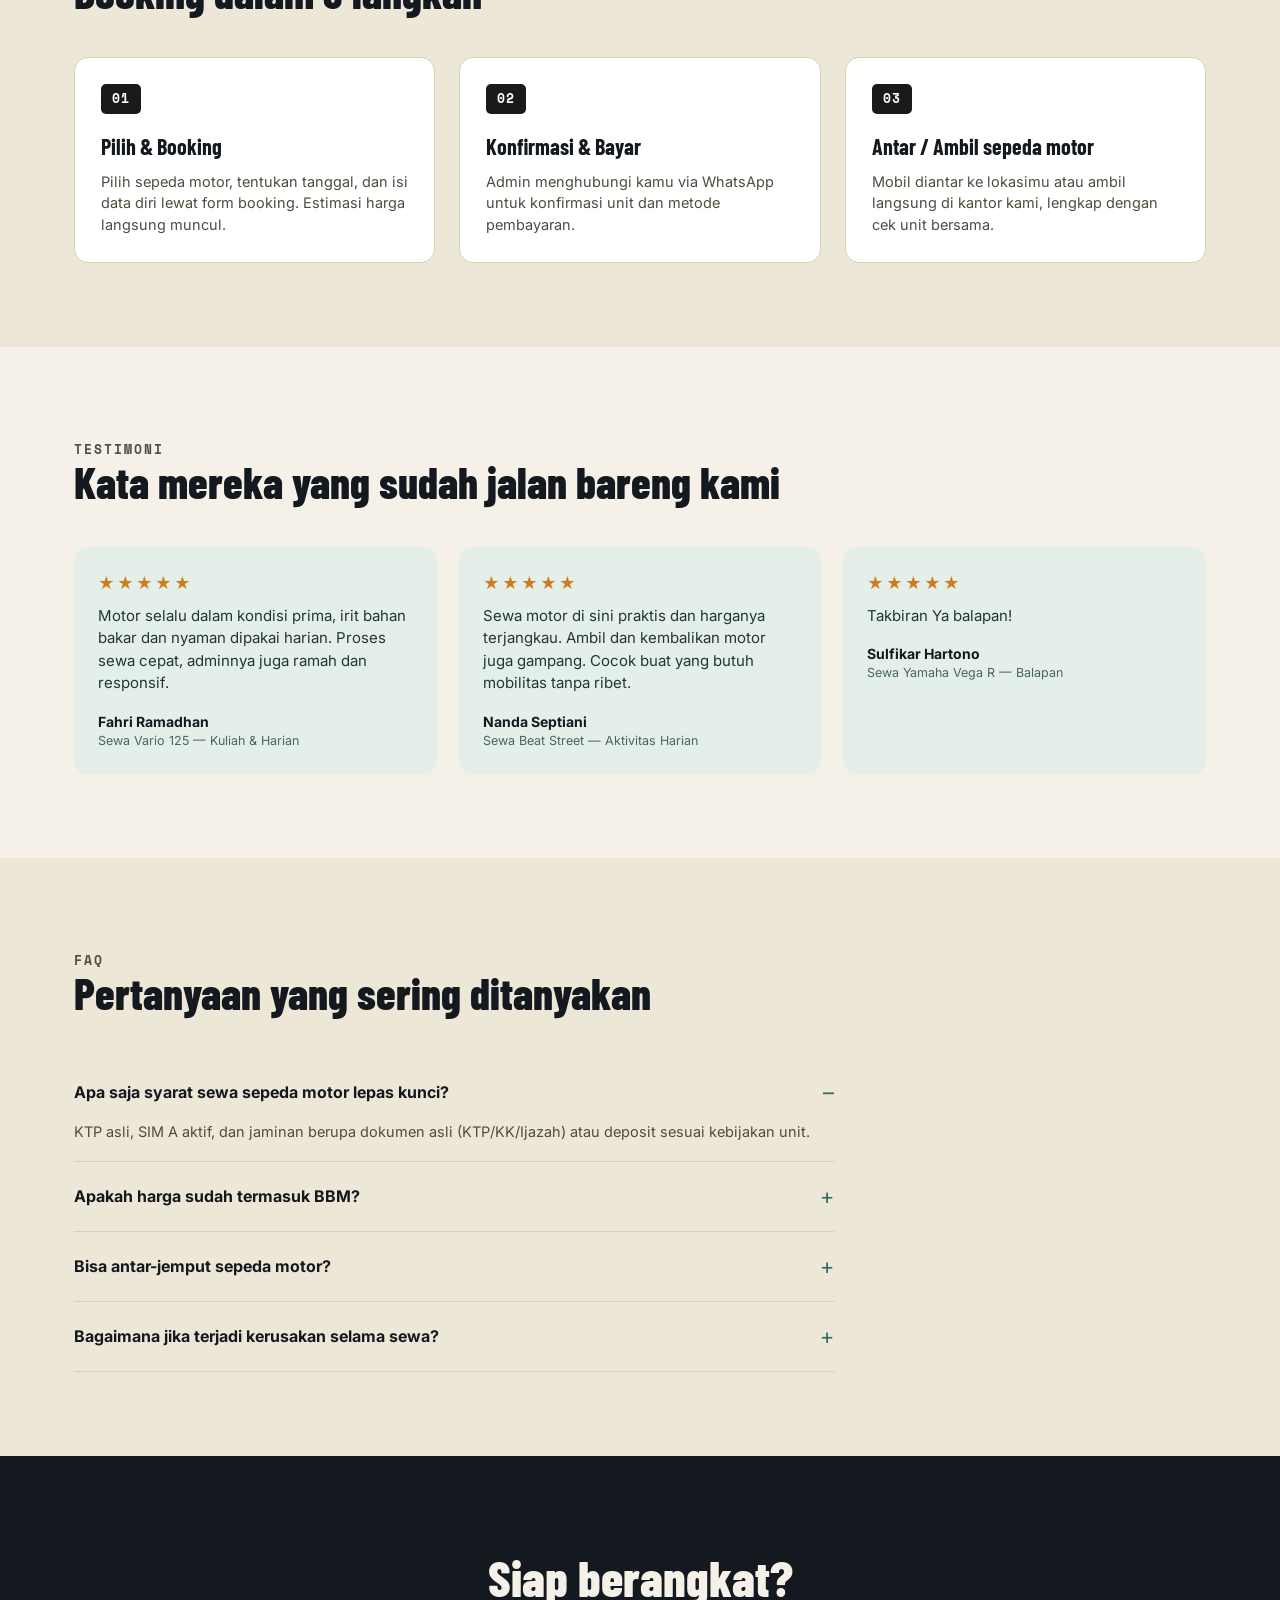
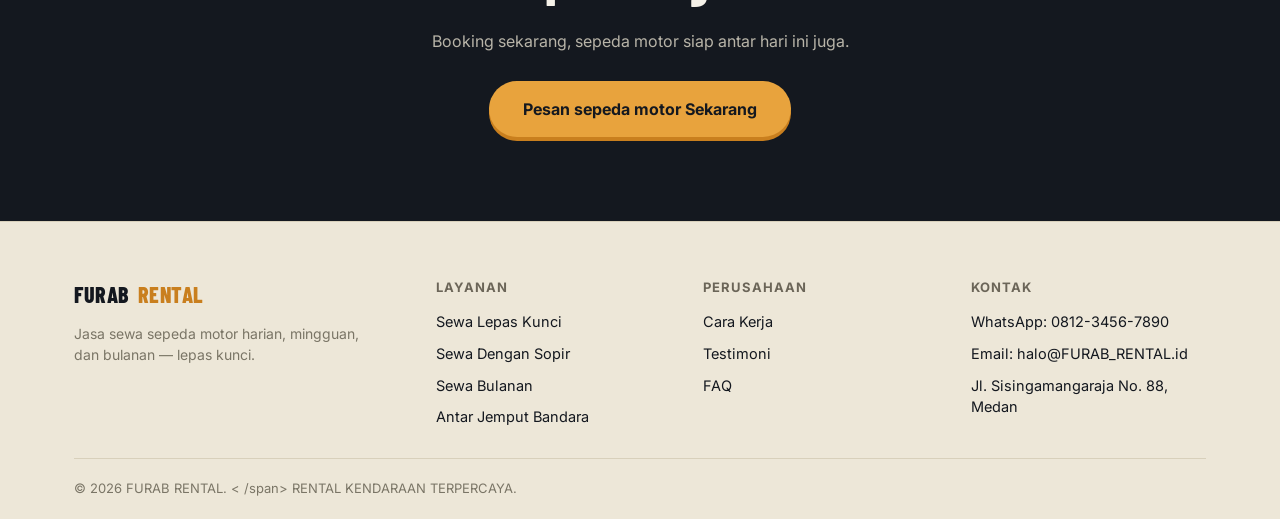
<file: rental-motor.html>
<!DOCTYPE html>
<html lang="id">

<head>
  <meta charset="UTF-8">
  <meta name="viewport" content="width=device-width, initial-scale=1.0">
  <title>FURAB RENTAL — Sewa sepeda motor Harian & Lepas Kunci</title>
  <link rel="preconnect" href="https://fonts.googleapis.com">
  <link rel="preconnect" href="https://fonts.gstatic.com" crossorigin>
  <link
    href="https://fonts.googleapis.com/css2?family=Barlow+Condensed:wght@600;700;800&family=Inter:wght@400;500;600;700&family=Space+Mono:wght@400;700&display=swap"
    rel="stylesheet">
  <style>
    :root {
      --ink: #14181F;
      --paper: #F5F1E8;
      --paper-2: #EDE7D8;
      --amber: #E8A33D;
      --amber-dark: #C97F1E;
      --teal: #2F6E63;
      --teal-light: #E4EFEA;
      --line: #D8D0BB;
      --white: #FFFFFF;
      --plate: #1A1A1A;
      --font-display: 'Barlow Condensed', sans-serif;
      --font-body: 'Inter', sans-serif;
      --font-mono: 'Space Mono', monospace;
      --radius: 14px;
    }

    * {
      box-sizing: border-box;
    }

    html {
      scroll-behavior: smooth;
    }

    body {
      margin: 0;
      background: var(--paper);
      color: var(--ink);
      font-family: var(--font-body);
      line-height: 1.5;
    }

    img,
    svg {
      display: block;
      max-width: 100%;
    }

    a {
      color: inherit;
    }

    :focus-visible {
      outline: 3px solid var(--amber-dark);
      outline-offset: 2px;
    }

    @media (prefers-reduced-motion: reduce) {
      * {
        animation-duration: 0.01ms !important;
        transition-duration: 0.01ms !important;
      }
    }

    .wrap {
      max-width: 1180px;
      margin: 0 auto;
      padding: 0 24px;
    }

    /* ---------- Header ---------- */
    .site-header {
      position: sticky;
      top: 0;
      z-index: 50;
      background: rgba(245, 241, 232, 0.88);
      backdrop-filter: blur(10px);
      border-bottom: 1px solid var(--line);
    }

    .site-header .wrap {
      display: flex;
      align-items: center;
      justify-content: space-between;
      padding-top: 16px;
      padding-bottom: 16px;
    }

    .logo {
      font-family: var(--font-display);
      font-weight: 800;
      font-size: 26px;
      letter-spacing: 0.5px;
      display: flex;
      align-items: center;
      gap: 8px;
      text-decoration: none;
    }

    .logo .dash {
      color: var(--amber-dark);
    }

    .nav-links {
      display: flex;
      gap: 28px;
      list-style: none;
      margin: 0;
      padding: 0;
      font-weight: 600;
      font-size: 15px;
    }

    .nav-links a {
      text-decoration: none;
      position: relative;
      padding-bottom: 3px;
    }

    .nav-links a:hover {
      color: var(--teal);
    }

    .btn {
      font-family: var(--font-body);
      font-weight: 700;
      font-size: 14.5px;
      border: none;
      border-radius: 999px;
      padding: 12px 22px;
      cursor: pointer;
      display: inline-flex;
      align-items: center;
      gap: 8px;
      text-decoration: none;
      transition: transform .15s ease, box-shadow .15s ease;
    }

    .btn:hover {
      transform: translateY(-1px);
    }

    .btn-primary {
      background: var(--amber);
      color: var(--ink);
      box-shadow: 0 4px 0 var(--amber-dark);
    }

    .btn-primary:active {
      transform: translateY(2px);
      box-shadow: 0 2px 0 var(--amber-dark);
    }

    .btn-outline {
      background: transparent;
      color: var(--ink);
      border: 2px solid var(--ink);
    }

    .btn-ghost {
      background: var(--teal-light);
      color: var(--teal);
    }

    .nav-cta {
      display: flex;
      align-items: center;
      gap: 14px;
    }

    .nav-toggle {
      display: none;
      background: none;
      border: none;
      font-size: 26px;
      cursor: pointer;
    }

    /* ---------- Hero ---------- */
    .hero {
      position: relative;
      background:
        radial-gradient(circle at 85% 10%, rgba(232, 163, 61, 0.25), transparent 45%),
        linear-gradient(180deg, var(--ink) 0%, #1F2530 100%);
      color: var(--paper);
      padding: 72px 0 130px;
      overflow: hidden;
    }

    .road-line {
      position: absolute;
      left: 0;
      right: 0;
      bottom: 64px;
      height: 0;
      border-top: 4px dashed rgba(245, 241, 232, 0.25);
    }

    .hero .wrap {
      position: relative;
      z-index: 2;
    }

    .eyebrow-plate {
      display: inline-flex;
      align-items: center;
      gap: 8px;
      background: var(--plate);
      color: var(--white);
      font-family: var(--font-mono);
      font-weight: 700;
      font-size: 13px;
      letter-spacing: 2px;
      padding: 6px 12px;
      border-radius: 6px;
      border: 2px solid #444;
      margin-bottom: 22px;
    }

    .eyebrow-plate::before {
      content: "●";
      color: var(--amber);
      font-size: 10px;
    }

    .hero h1 {
      font-family: var(--font-display);
      font-weight: 800;
      font-size: clamp(42px, 6.5vw, 76px);
      line-height: 0.98;
      margin: 0 0 20px;
      letter-spacing: 0.2px;
      max-width: 14ch;
    }

    .hero h1 em {
      font-style: normal;
      color: var(--amber);
    }

    .hero p.lede {
      font-size: 18px;
      max-width: 46ch;
      color: #D8D6CE;
      margin: 0 0 34px;
    }

    .hero-actions {
      display: flex;
      gap: 14px;
      flex-wrap: wrap;
      margin-bottom: 56px;
    }

    .search-card {
      background: var(--white);
      color: var(--ink);
      border-radius: var(--radius);
      padding: 22px;
      display: grid;
      grid-template-columns: 1.2fr 1fr 1fr auto;
      gap: 16px;
      box-shadow: 0 24px 60px rgba(0, 0, 0, 0.35);
    }

    .search-field {
      display: flex;
      flex-direction: column;
      gap: 6px;
    }

    .search-field label {
      font-size: 12px;
      font-weight: 700;
      text-transform: uppercase;
      letter-spacing: 0.8px;
      color: #6B6558;
    }

    .search-field input,
    .search-field select {
      font-family: var(--font-body);
      font-size: 15px;
      padding: 11px 12px;
      border-radius: 8px;
      border: 1.5px solid var(--line);
      background: var(--paper);
      color: var(--ink);
    }

    .search-field input:focus,
    .search-field select:focus {
      border-color: var(--teal);
    }

    .search-card .btn {
      align-self: end;
      height: 44px;
      white-space: nowrap;
    }

    /* ---------- Stats ---------- */
    .stats {
      background: var(--teal);
      color: var(--white);
    }

    .stats .wrap {
      display: grid;
      grid-template-columns: repeat(4, 1fr);
      padding: 34px 24px;
      gap: 16px;
      text-align: center;
    }

    .stat b {
      display: block;
      font-family: var(--font-display);
      font-weight: 800;
      font-size: 40px;
    }

    .stat span {
      font-size: 13px;
      letter-spacing: 0.4px;
      color: #CFE6DF;
      text-transform: uppercase;
    }

    /* ---------- Section shared ---------- */
    section {
      padding: 84px 0;
    }

    .section-head {
      display: flex;
      justify-content: space-between;
      align-items: flex-end;
      margin-bottom: 42px;
      gap: 24px;
      flex-wrap: wrap;
    }

    .section-tag {
      font-family: var(--font-mono);
      font-size: 12.5px;
      font-weight: 700;
      letter-spacing: 2px;
      color: var(--teal);
      text-transform: uppercase;
      margin: 0 0 10px;
    }

    .section-head h2 {
      font-family: var(--font-display);
      font-weight: 800;
      font-size: clamp(30px, 4vw, 44px);
      margin: 0;
      line-height: 1.02;
    }

    .section-head p {
      max-width: 42ch;
      color: #514C40;
      margin: 10px 0 0;
    }

    /* ---------- Filters ---------- */
    .filters {
      display: flex;
      gap: 10px;
      flex-wrap: wrap;
      margin-bottom: 32px;
    }

    .filter-pill {
      font-family: var(--font-body);
      font-weight: 600;
      font-size: 14px;
      padding: 9px 18px;
      border-radius: 999px;
      border: 1.5px solid var(--line);
      background: var(--white);
      cursor: pointer;
      color: var(--ink);
    }

    .filter-pill.active {
      background: var(--ink);
      color: var(--paper);
      border-color: var(--ink);
    }

    /* ---------- Fleet grid ---------- */
    .fleet-grid {
      display: grid;
      grid-template-columns: repeat(auto-fill, minmax(280px, 1fr));
      gap: 24px;
    }

    .car-card {
      background: var(--white);
      border-radius: var(--radius);
      border: 1px solid var(--line);
      overflow: hidden;
      display: flex;
      flex-direction: column;
      transition: transform .18s ease, box-shadow .18s ease;
    }

    .car-card:hover {
      transform: translateY(-4px);
      box-shadow: 0 16px 30px rgba(20, 24, 31, 0.12);
    }

.car-art{
    height:220px;
    overflow:hidden;
    position:relative;
    background:#fff;
}

.car-image{
    width:100%;
    height:100%;
    object-fit:contain;
    display:block;
}

    .car-art svg {
      width: 78%;
    }

    .car-type-tag {
      position: absolute;
      top: 12px;
      left: 12px;
      background: rgba(20, 24, 31, 0.85);
      color: var(--white);
      font-size: 11px;
      font-weight: 700;
      letter-spacing: 0.5px;
      text-transform: uppercase;
      padding: 5px 10px;
      border-radius: 999px;
    }

    .car-body {
      padding: 18px 18px 20px;
      display: flex;
      flex-direction: column;
      gap: 12px;
      flex: 1;
    }

    .car-body h3 {
      font-family: var(--font-display);
      font-weight: 700;
      font-size: 24px;
      margin: 0;
    }

    .plate-row {
      display: flex;
      flex-wrap: wrap;
      gap: 6px;
    }

    .plate {
      font-family: var(--font-mono);
      background: var(--plate);
      color: var(--white);
      font-size: 11px;
      font-weight: 700;
      letter-spacing: 1px;
      padding: 4px 8px;
      border-radius: 4px;
      border: 1.5px solid #3a3a3a;
    }

    .car-footer {
      display: flex;
      align-items: center;
      justify-content: space-between;
      margin-top: auto;
      padding-top: 6px;
      border-top: 1px dashed var(--line);
    }

    .price b {
      font-family: var(--font-display);
      font-size: 22px;
    }

    .price span {
      display: block;
      font-size: 11.5px;
      color: #7A7566;
    }

    .btn-small {
      padding: 9px 16px;
      font-size: 13.5px;
    }

    /* ---------- How it works ---------- */
    .steps {
      display: grid;
      grid-template-columns: repeat(3, 1fr);
      gap: 24px;
    }

    .step-card {
      background: var(--white);
      border: 1px solid var(--line);
      border-radius: var(--radius);
      padding: 26px;
      position: relative;
    }

    .step-plate {
      font-family: var(--font-mono);
      background: var(--plate);
      color: var(--white);
      display: inline-block;
      padding: 5px 11px;
      border-radius: 5px;
      font-weight: 700;
      font-size: 13px;
      letter-spacing: 1px;
      margin-bottom: 16px;
    }

    .step-card h3 {
      font-family: var(--font-display);
      font-size: 22px;
      margin: 0 0 8px;
    }

    .step-card p {
      margin: 0;
      color: #514C40;
      font-size: 14.5px;
    }

    /* ---------- Testimonials ---------- */
    .test-grid {
      display: grid;
      grid-template-columns: repeat(3, 1fr);
      gap: 22px;
    }

    .test-card {
      background: var(--teal-light);
      border-radius: var(--radius);
      padding: 24px;
    }

    .test-card p {
      font-size: 15px;
      margin: 0 0 16px;
      color: #233633;
    }

    .test-name {
      font-weight: 700;
      font-size: 14px;
    }

    .test-role {
      font-size: 12.5px;
      color: #4B655F;
    }

    .stars {
      color: var(--amber-dark);
      letter-spacing: 2px;
      margin-bottom: 10px;
    }

    /* ---------- FAQ ---------- */
    .faq {
      max-width: 760px;
    }

    .faq details {
      border-bottom: 1px solid var(--line);
      padding: 18px 0;
    }

    .faq summary {
      cursor: pointer;
      font-weight: 700;
      font-size: 16px;
      list-style: none;
      display: flex;
      justify-content: space-between;
      align-items: center;
    }

    .faq summary::-webkit-details-marker {
      display: none;
    }

    .faq summary::after {
      content: "+";
      font-size: 22px;
      color: var(--teal);
      font-weight: 400;
    }

    .faq details[open] summary::after {
      content: "–";
    }

    .faq p {
      color: #514C40;
      margin: 12px 0 0;
      font-size: 14.5px;
    }

    /* ---------- CTA / Footer ---------- */
    .cta-band {
      background: var(--ink);
      color: var(--paper);
      text-align: center;
    }

    .cta-band h2 {
      font-family: var(--font-display);
      font-weight: 800;
      font-size: clamp(30px, 5vw, 50px);
      margin: 0 0 14px;
    }

    .cta-band p {
      color: #B8B4A8;
      margin: 0 0 28px;
    }

    .cta-band .btn-primary {
      padding: 16px 34px;
      font-size: 16px;
    }

    footer {
      background: var(--paper-2);
      border-top: 1px solid var(--line);
    }

    .footer-grid {
      display: grid;
      grid-template-columns: 1.4fr 1fr 1fr 1fr;
      gap: 32px;
      padding: 56px 0 30px;
    }

    .footer-grid h4 {
      font-size: 13px;
      text-transform: uppercase;
      letter-spacing: 1px;
      margin: 0 0 14px;
      color: #6B6558;
    }

    .footer-grid ul {
      list-style: none;
      margin: 0;
      padding: 0;
      display: flex;
      flex-direction: column;
      gap: 10px;
      font-size: 14.5px;
    }

    .footer-grid ul a {
      text-decoration: none;
    }

    .footer-grid ul a:hover {
      color: var(--teal);
    }

    .footer-bottom {
      border-top: 1px solid var(--line);
      padding: 20px 0;
      font-size: 13px;
      color: #7A7566;
      display: flex;
      justify-content: space-between;
      flex-wrap: wrap;
      gap: 8px;
    }

    /* ---------- Modal ---------- */
    .modal-overlay {
      position: fixed;
      inset: 0;
      background: rgba(20, 24, 31, 0.6);
      display: none;
      align-items: center;
      justify-content: center;
      z-index: 100;
      padding: 20px;
    }

    .modal-overlay.open {
      display: flex;
    }

    .modal {
      background: var(--white);
      border-radius: var(--radius);
      max-width: 520px;
      width: 100%;
      max-height: 90vh;
      overflow-y: auto;
      padding: 28px;
      position: relative;
    }

    .modal-close {
      position: absolute;
      top: 16px;
      right: 16px;
      background: var(--paper-2);
      border: none;
      width: 34px;
      height: 34px;
      border-radius: 50%;
      font-size: 18px;
      cursor: pointer;
    }

    .modal h3 {
      font-family: var(--font-display);
      font-size: 28px;
      margin: 0 0 4px;
    }

    .modal .modal-car-sub {
      color: #7A7566;
      font-size: 14px;
      margin: 0 0 22px;
    }

    .form-row {
      display: grid;
      grid-template-columns: 1fr 1fr;
      gap: 14px;
      margin-bottom: 14px;
    }

    .form-group {
      display: flex;
      flex-direction: column;
      gap: 6px;
      margin-bottom: 14px;
    }

    .form-group label {
      font-size: 12.5px;
      font-weight: 700;
      text-transform: uppercase;
      letter-spacing: 0.5px;
      color: #6B6558;
    }

    .form-group input,
    .form-group select {
      font-family: var(--font-body);
      font-size: 15px;
      padding: 11px 12px;
      border-radius: 8px;
      border: 1.5px solid var(--line);
      background: var(--paper);
    }

    .toggle-row {
      display: flex;
      gap: 10px;
      background: var(--paper);
      border-radius: 10px;
      padding: 6px;
      margin-bottom: 14px;
    }

    .toggle-opt {
      flex: 1;
      text-align: center;
      padding: 10px;
      border-radius: 7px;
      cursor: pointer;
      font-weight: 600;
      font-size: 14px;
      border: 1.5px solid transparent;
    }

    .toggle-opt.active {
      background: var(--white);
      border-color: var(--teal);
      color: var(--teal);
    }

    .total-box {
      background: var(--teal-light);
      border-radius: 10px;
      padding: 16px 18px;
      display: flex;
      justify-content: space-between;
      align-items: center;
      margin: 18px 0;
    }

    .total-box span {
      font-size: 13px;
      color: #4B655F;
    }

    .total-box b {
      font-family: var(--font-display);
      font-size: 26px;
      color: var(--teal);
    }

    .modal .btn-primary {
      width: 100%;
      justify-content: center;
      padding: 14px;
      font-size: 15.5px;
    }

    .success-msg {
      display: none;
      text-align: center;
      padding: 20px 0;
    }

    .success-msg.show {
      display: block;
    }

    .success-msg .check {
      width: 60px;
      height: 60px;
      border-radius: 50%;
      background: var(--teal);
      color: var(--white);
      display: flex;
      align-items: center;
      justify-content: center;
      font-size: 28px;
      margin: 0 auto 16px;
    }

    @media (max-width: 900px) {

      .nav-links,
      .nav-cta .btn-outline {
        display: none;
      }

      .nav-toggle {
        display: block;
      }

      .search-card {
        grid-template-columns: 1fr 1fr;
      }

      .steps,
      .test-grid {
        grid-template-columns: 1fr;
      }

      .stats .wrap {
        grid-template-columns: repeat(2, 1fr);
      }

      .footer-grid {
        grid-template-columns: 1fr 1fr;
      }
    }

    @media (max-width: 560px) {
      .search-card {
        grid-template-columns: 1fr;
      }

      .form-row {
        grid-template-columns: 1fr;
      }
    }
  </style>
</head>

<body>

  <header class="site-header">
    <div class="wrap">
      <a href="#" class="logo">FURAB<span class="dash">RENTAL</span></a>
      <nav>
        <ul class="nav-links">
          <li><a href="index.html">Home</a></li>
          <li><a href="#armada">Daftar Motor</a></li>
          <li><a href="#testimoni">Testimoni</a></li>
          <li><a href="#faq">FAQ</a></li>
        </ul>
      </nav>
      <div class="nav-cta">
        <a href="https://wa.me/6281234567890" class="btn btn-outline">Hubungi Kami</a>
        <a href="#armada" class="btn btn-primary">Pesan Sekarang</a>
      </div>
    </div>
  </header>

  <section class="hero">
    <div class="wrap">
      <h1>Sewa sepeda motor,<br>jalan <em>kapan aja.</em></h1>
      <p class="lede">Armada terawat, harga transparan, siap antar di kota kamu.
        booking dalam 2 menit.</p>
      <div class="hero-actions">
        <a href="#armada" class="btn btn-primary">Lihat Armada</a>
        <a href="https://wa.me/6281234567890" class="btn"
          style="background:rgba(255,255,255,0.1);color:var(--paper);border:1.5px solid rgba(255,255,255,0.35);">Chat
          Admin</a>
      </div>

      <div class="search-card">
        <div class="search-field">
          <label for="lokasi">Lokasi Ambil</label>
          <select id="lokasi">
            <option>Medan Kota</option>
            <option>Bandara Kualanamu</option>
            <option>Binjai</option>
            <option>Deli Serdang</option>
          </select>
        </div>
        <div class="search-field">
          <label for="tgl-ambil">Tanggal Ambil</label>
          <input type="date" id="tgl-ambil">
        </div>
        <div class="search-field">
          <label for="tgl-kembali">Tanggal Kembali</label>
          <input type="date" id="tgl-kembali">
        </div>
        <button class="btn btn-primary" id="btnCariMobil">Cari sepeda motor</button>
      </div>
    </div>
    <div class="road-line"></div>
  </section>

  <div class="stats">
    <div class="wrap">
      <div class="stat"><b>120+</b><span>Unit Tersedia</span></div>
      <div class="stat"><b>4</b><span>Kota Layanan</span></div>
      <div class="stat"><b>4.9</b><span>Rating Pelanggan</span></div>
      <div class="stat"><b>24/7</b><span>Layanan Bantuan</span></div>
    </div>
  </div>

  <section id="armada">
    <div class="wrap">
      <div class="section-head">
        <div>
          <p class="section-tag">Armada</p>
          <h2>Pilih sepeda motor sesuai kebutuhan</h2>
        </div>
      </div>

      <div class="filters" id="filters">
        <button class="filter-pill active" data-filter="Semua">Semua</button>
        <button class="filter-pill" data-filter="Matic">Matic</button>
        <button class="filter-pill" data-filter="Sport">Sport</button>
        <button class="filter-pill" data-filter="Trail">Trail</button>
        <button class="filter-pill" data-filter="Touring">Touring</button>
        <button class="filter-pill" data-filter="Premium">Premium</button>
      </div>

      <div class="fleet-grid" id="fleetGrid"></div>
    </div>
  </section>

  <section id="cara-kerja" style="background:var(--paper-2);">
    <div class="wrap">
      <div class="section-head">
        <div>
          <p class="section-tag">Cara Kerja</p>
          <h2>Booking dalam 3 langkah</h2>
        </div>
      </div>
      <div class="steps">
        <div class="step-card">
          <span class="step-plate">01</span>
          <h3>Pilih & Booking</h3>
          <p>Pilih sepeda motor, tentukan tanggal, dan isi data diri lewat form booking. Estimasi harga langsung muncul.
          </p>
        </div>
        <div class="step-card">
          <span class="step-plate">02</span>
          <h3>Konfirmasi & Bayar</h3>
          <p>Admin menghubungi kamu via WhatsApp untuk konfirmasi unit dan metode pembayaran.</p>
        </div>
        <div class="step-card">
          <span class="step-plate">03</span>
          <h3>Antar / Ambil sepeda motor</h3>
          <p>Mobil diantar ke lokasimu atau ambil langsung di kantor kami, lengkap dengan cek unit bersama.</p>
        </div>
      </div>
    </div>
  </section>

  <section id="testimoni">
    <div class="wrap">
      <div class="section-head">
        <div>
          <p class="section-tag">Testimoni</p>
          <h2>Kata mereka yang sudah jalan bareng kami</h2>
        </div>
      </div>
      <div class="test-grid">
        <div class="test-card">
          <div class="stars">★★★★★</div>
          <p>Motor selalu dalam kondisi prima, irit bahan bakar dan nyaman dipakai harian. Proses sewa cepat, adminnya
            juga ramah dan responsif.</p>
          <div class="test-name">Fahri Ramadhan</div>
          <div class="test-role">Sewa Vario 125 — Kuliah & Harian</div>
        </div>
        <div class="test-card">
          <div class="stars">★★★★★</div>
          <p>Sewa motor di sini praktis dan harganya terjangkau. Ambil dan kembalikan motor juga gampang. Cocok buat
            yang butuh mobilitas tanpa ribet.</p>
          <div class="test-name">Nanda Septiani</div>
          <div class="test-role">Sewa Beat Street — Aktivitas Harian</div>
        </div>
        <div class="test-card">
          <div class="stars">★★★★★</div>
          <p>Takbiran Ya balapan!
          </p>
          <div class="test-name">Sulfikar Hartono</div>
          <div class="test-role">Sewa Yamaha Vega R — Balapan</div>
        </div>
      </div>
    </div>
  </section>

  <section id="faq" style="background:var(--paper-2);">
    <div class="wrap">
      <div class="section-head">
        <div>
          <p class="section-tag">FAQ</p>
          <h2>Pertanyaan yang sering ditanyakan</h2>
        </div>
      </div>
      <div class="faq">
        <details open>
          <summary>Apa saja syarat sewa sepeda motor
            lepas kunci?</summary>
          <p>KTP asli, SIM A aktif, dan jaminan berupa dokumen asli (KTP/KK/Ijazah) atau deposit sesuai kebijakan unit.
          </p>
        </details>
        <details>
          <summary>Apakah harga sudah termasuk BBM?</summary>
          <p>Harga sewa belum termasuk BBM. Untuk paket dengan sopir, BBM dalam kota biasanya sudah termasuk — akan
            dikonfirmasi admin saat booking.</p>
        </details>
        <details>
          <summary>Bisa antar-jemput sepeda motor?</summary>
          <p>Bisa. Kami melayani antar-jemput unit ke alamat, bandara, atau stasiun dalam radius kota layanan.</p>
        </details>
        <details>
          <summary>Bagaimana jika terjadi kerusakan selama sewa?</summary>
          <p>Setiap unit terdaftar asuransi dasar. Kerusakan akibat kelalaian penyewa akan dikenakan biaya sesuai
            kesepakatan awal.</p>
        </details>
      </div>
    </div>
  </section>

  <section class="cta-band">
    <div class="wrap">
      <h2>Siap berangkat?</h2>
      <p>Booking sekarang, sepeda motor siap antar hari ini juga.</p>
      <a href="#armada" class="btn btn-primary">Pesan sepeda motor Sekarang</a>
    </div>
  </section>

  <footer>
    <div class="wrap">
      <div class="footer-grid">
        <div>
          <a href="#" class="logo" style="font-size:22px;">FURAB<span class="dash">RENTAL</span></a>
          <p style="color:#7A7566;font-size:14px;max-width:32ch;margin-top:12px;">Jasa sewa sepeda motor harian,
            mingguan, dan
            bulanan — lepas kunci.</p>
        </div>
        <div>
          <h4>Layanan</h4>
          <ul>
            <li><a href="#armada">Sewa Lepas Kunci</a></li>
            <li><a href="#armada">Sewa Dengan Sopir</a></li>
            <li><a href="#armada">Sewa Bulanan</a></li>
            <li><a href="#armada">Antar Jemput Bandara</a></li>
          </ul>
        </div>
        <div>
          <h4>Perusahaan</h4>
          <ul>
            <li><a href="#cara-kerja">Cara Kerja</a></li>
            <li><a href="#testimoni">Testimoni</a></li>
            <li><a href="#faq">FAQ</a></li>
          </ul>
        </div>
        <div>
          <h4>Kontak</h4>
          <ul>
            <li>WhatsApp: 0812-3456-7890</li>
            <li>Email: halo@FURAB_RENTAL.id</li>
            <li>Jl. Sisingamangaraja No. 88, Medan</li>
          </ul>
        </div>
      </div>
      <div class="footer-bottom">
        <span>© 2026 FURAB RENTAL. < /span>
            <span>RENTAL KENDARAAN TERPERCAYA.</span>
      </div>
    </div>
  </footer>

  <div class="modal-overlay" id="modalOverlay">
    <div class="modal">
      <button class="modal-close" id="modalClose">✕</button>

      <div id="formView">
        <h3 id="modalCarName">Honda Beat</h3>
        <p class="modal-car-sub" id="modalCarSub">Matic · 110cc · Rp60.000/hari</p>

        <form id="bookingForm">
          <div class="form-row">
            <div class="form-group">
              <label for="namaPenyewa">Nama Lengkap</label>
              <input type="text" id="namaPenyewa" required placeholder="cth. Andi Wijaya">
            </div>
            <div class="form-group">
              <label for="noHp">No. WhatsApp</label>
              <input type="tel" id="noHp" required placeholder="0812xxxxxxx">
            </div>
          </div>

          <div class="toggle-row">
            <div class="toggle-opt" data-mode="antar">Ambil di Outlet</div>
                        <div class="toggle-opt active" data-mode="outlet">Antar ke Lokasi (+Rp20rb)</div>
          </div>

          <div class="form-row">
            <div class="form-group">
              <label for="modalTglAmbil">Tanggal Ambil</label>
              <input type="date" id="modalTglAmbil" required>
            </div>
            <div class="form-group">
              <label for="modalTglKembali">Tanggal Kembali</label>
              <input type="date" id="modalTglKembali" required>
            </div>
          </div>

          <div class="total-box">
            <span id="totalLabel">Isi tanggal untuk lihat estimasi</span>
            <b id="totalHarga">Rp0</b>
          </div>

          <button type="submit" class="btn btn-primary">Konfirmasi Booking</button>
        </form>
      </div>

      <div class="success-msg" id="successView">
        <div class="check">✓</div>
        <h3>Booking diterima!</h3>
        <p style="color:#514C40;">Terima kasih. Data booking kamu sudah tersimpan. Admin kami akan menghubungi kamu
          lewat WhatsApp untuk konfirmasi unit, atau lanjutkan ke pembayaran sekarang.</p>
        <a href="#" id="linkLanjutBayar" class="btn btn-primary" style="margin-top:16px;">Lanjut ke Pembayaran</a>
        <button class="btn btn-outline" id="btnTutupSukses" style="margin-top:10px;">Tutup</button>
      </div>
    </div>
  </div>

  <script>
    // ---------- Data armada ----------
    // SEBELUM: array `cars` di-hardcode di JS dan modal booking cuma tampilan palsu
    // (tidak ada fetch() sama sekali) -- makanya data booking dari halaman ini tidak
    // pernah masuk ke MySQL. Sekarang kendaraan diambil dari GET /api/vehicles dan
    // submit modal benar-benar POST ke /api/rentals.
    const API_BASE = 'https://uaskitaprojek-backend-production.up.railway.app/api';
    let cars = [];
    const fmtRupiah = (n) => "Rp" + Number(n).toLocaleString("id-ID");
    const fleetGrid = document.getElementById("fleetGrid");

    async function loadFleet() {
      try {
        fleetGrid.innerHTML = '<p style="padding:20px;color:#7A7566;">Memuat daftar motor...</p>';
        const res = await fetch(`${API_BASE}/vehicles?type=Motor&limit=100`);
        const json = await res.json();
        if (!res.ok || !json.success) throw new Error(json.message || 'Gagal memuat data');

cars = json.data.map(v => ({
    id: v.id,
    name: v.name,
    category: v.category,
    transmisi: v.transmisi,
    kursi: v.kursi,
    status: v.status,
    harga: Number(v.harga),
    image: v.image
}));
        renderFleet("Semua");
      } catch (err) {
        console.error(err);
        fleetGrid.innerHTML = '<p style="padding:20px;color:#b3261e;">Gagal memuat data kendaraan dari server. Pastikan backend berjalan.</p>';
      }
    }

    function renderFleet(filter) {
      const list = filter === "Semua" ? cars : cars.filter(c => c.category === filter);
      if (list.length === 0) {
        fleetGrid.innerHTML = '<p style="padding:20px;color:#7A7566;">Belum ada kendaraan untuk kategori ini.</p>';
        return;
      }
      fleetGrid.innerHTML = list.map(c => `
      <div class="car-card">
        <div class="car-art">
            <span class="car-type-tag">${c.category}</span>
            <img src="${c.image}" alt="${c.name}" class="car-image"
                 onerror="this.onerror=null;this.src='https://placehold.co/400x260/EDE7D8/14181F?text=${encodeURIComponent(c.name)}';">
        </div>
        <div class="car-body">
          <h3>${c.name}</h3>
          <div class="plate-row">
            <span class="plate">${(c.transmisi || '-').toUpperCase()}</span>
            <span class="plate">${c.kursi} KURSI</span>
            <span class="plate">${c.status.toUpperCase()}</span>
          </div>
          <div class="car-footer">
            <div class="price">
              <b>${fmtRupiah(c.harga)}</b>
              <span>per hari</span>
            </div>
            <button class="btn btn-primary btn-small" onclick="openBooking(${c.id})" ${c.status !== 'Tersedia' ? 'disabled' : ''}>
              ${c.status === 'Tersedia' ? 'Pilih Motor' : 'Tidak Tersedia'}
            </button>
          </div>
        </div>
      </div>
    `).join("");
    }
    loadFleet();

    document.getElementById("filters").addEventListener("click", (e) => {
      const btn = e.target.closest(".filter-pill");
      if (!btn) return;
      document.querySelectorAll(".filter-pill").forEach(p => p.classList.remove("active"));
      btn.classList.add("active");
      renderFleet(btn.dataset.filter);
    });

    document.getElementById("btnCariMobil").addEventListener("click", () => {
      document.getElementById("armada").scrollIntoView({ behavior: "smooth" });
    });

    let selectedCar = null;
    let mode = "outlet"; // outlet | antar

    const modalOverlay = document.getElementById("modalOverlay");
    const formView = document.getElementById("formView");
    const successView = document.getElementById("successView");

    window.openBooking = function (carId) {
      selectedCar = cars.find(c => c.id === carId);
      if (!selectedCar) return;
      document.getElementById("modalCarName").textContent = selectedCar.name;
      document.getElementById("modalCarSub").textContent =
        `${selectedCar.transmisi}  · ${fmtRupiah(selectedCar.harga)}/hari`;
      formView.style.display = "block";
      successView.classList.remove("show");
      document.getElementById("bookingForm").reset();
      document.querySelectorAll(".toggle-opt").forEach(t => t.classList.remove("active"));
      // BUG LAMA: kode ini mencari data-mode="lepas" yang tidak pernah ada di halaman
      // motor (toggle di sini pakai "outlet"/"antar"), jadi querySelector() balik null
      // lalu .classList.add() di baris berikutnya bikin modal booking CRASH setiap
      // kali tombol "Pilih Motor" diklik. Sekarang diperbaiki ke value yang benar.
      document.querySelector('.toggle-opt[data-mode="outlet"]').classList.add("active");
      mode = "outlet";
      updateTotal();
      modalOverlay.classList.add("open");
    };

    function closeModal() {
      modalOverlay.classList.remove("open");
    }
    document.getElementById("modalClose").addEventListener("click", closeModal);
    document.getElementById("btnTutupSukses").addEventListener("click", closeModal);
    modalOverlay.addEventListener("click", (e) => { if (e.target === modalOverlay) closeModal(); });

    document.querySelectorAll(".toggle-opt").forEach(opt => {
      opt.addEventListener("click", () => {
        document.querySelectorAll(".toggle-opt").forEach(o => o.classList.remove("active"));
        opt.classList.add("active");
        mode = opt.dataset.mode;
        updateTotal();
      });
    });

    const tglAmbil = document.getElementById("modalTglAmbil");
    const tglKembali = document.getElementById("modalTglKembali");
    tglAmbil.addEventListener("change", updateTotal);
    tglKembali.addEventListener("change", updateTotal);

    function updateTotal() {
      const totalLabel = document.getElementById("totalLabel");
      const totalHarga = document.getElementById("totalHarga");
      if (!selectedCar) return;

      const d1 = new Date(tglAmbil.value);
      const d2 = new Date(tglKembali.value);
      let hari = Math.round((d2 - d1) / 86400000);

      if (!tglAmbil.value || !tglKembali.value || isNaN(hari) || hari <= 0) {
        totalLabel.textContent = "Isi tanggal untuk lihat estimasi";
        totalHarga.textContent = "Rp0";
        return;
      }

      const sopirFee = mode === "outlet" ? 20000 : 0;
      const total = (selectedCar.harga * hari) + sopirFee;

      totalLabel.textContent = `Estimasi untuk ${hari} hari`;
      totalHarga.textContent = fmtRupiah(total);
    }

    document.getElementById("bookingForm").addEventListener("submit", async (e) => {
      e.preventDefault();

      const nama = document.getElementById("namaPenyewa").value.trim();
      const hp = document.getElementById("noHp").value.trim();

      if (!nama) { alert("Nama lengkap wajib diisi."); return; }
      if (!/^(\+62|62|0)8[1-9][0-9]{6,10}$/.test(hp)) {
        alert("Format No. WhatsApp tidak valid, contoh: 0812xxxxxxx");
        return;
      }
      if (!tglAmbil.value || !tglKembali.value || new Date(tglKembali.value) <= new Date(tglAmbil.value)) {
        alert("Mohon isi tanggal ambil dan kembali dengan benar.");
        return;
      }
      if (!selectedCar) { alert("Kendaraan belum terpilih."); return; }

      const submitBtn = e.target.querySelector('button[type="submit"]');
      submitBtn.disabled = true;
      submitBtn.textContent = "Menyimpan...";

      const payload = {
        vehicleId: selectedCar.id,
        customerName: nama,
        customerPhone: hp,
        startDate: tglAmbil.value,
        endDate: tglKembali.value,
        withDriver: mode === "antar",
      };

      try {
        // INI YANG SEBELUMNYA TIDAK ADA: request nyata ke backend supaya data
        // benar-benar tersimpan di tabel `rentals` di MySQL.
        const res = await fetch(`${API_BASE}/rentals`, {
          method: "POST",
          headers: { "Content-Type": "application/json" },
          body: JSON.stringify(payload),
        });
        const result = await res.json();

        if (!res.ok || !result.success) {
          const msg = result.errors ? result.errors.map(e => e.message).join(", ") : (result.message || "Gagal menyimpan booking.");
          throw new Error(msg);
        }

        formView.style.display = "none";
        successView.classList.add("show");
        const linkBayar = document.getElementById("linkLanjutBayar");
        if (linkBayar) linkBayar.href = `pembayaran.html?id=${result.data.id}`;
      } catch (err) {
        alert("Booking gagal: " + err.message);
      } finally {
        submitBtn.disabled = false;
        submitBtn.textContent = "Konfirmasi Booking";
      }
    });
  </script>

</body>

</html>
</file>
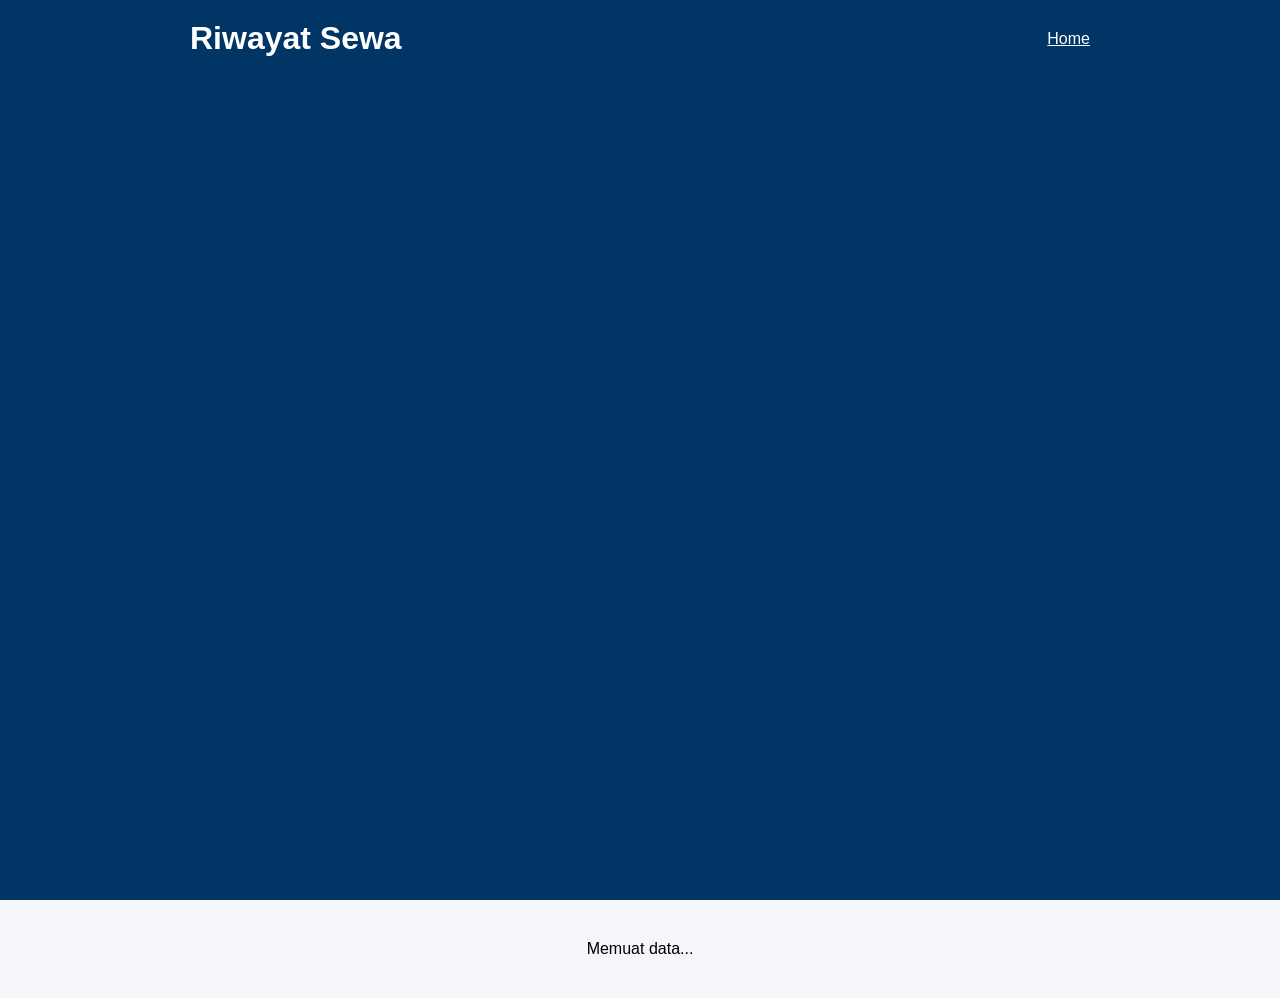
<file: riwayat.html>
<!DOCTYPE html>
<html lang="id">
<head>
<meta charset="UTF-8">
<meta name="viewport" content="width=device-width, initial-scale=1.0">
<title>Riwayat Sewa</title>

<link rel="stylesheet" href="style.css">

<style>
.list{
    max-width:800px;
    margin:40px auto;
    padding:0 16px;
}

.item{
    background:#fff;
    border-radius:12px;
    padding:18px 20px;
    margin-bottom:15px;
    box-shadow:0 4px 15px rgba(0,0,0,.08);
    display:flex;
    justify-content:space-between;
    align-items:center;
    flex-wrap:wrap;
    gap:15px;
}

.item h3{
    margin:0 0 6px;
    color:#003566;
}

.item p{
    margin:3px 0;
    color:#555;
    font-size:14px;
}

.status-pill{
    display:inline-block;
    padding:5px 12px;
    border-radius:999px;
    font-size:12px;
    font-weight:bold;
}

.status-Menunggu{
    background:#fff3cd;
    color:#8a6300;
}

.status-Lunas{
    background:#d4edda;
    color:#1e7e34;
}

.status-Dibatalkan{
    background:#f8d7da;
    color:#a71d2a;
}

.status-Selesai{
    background:#d1ecf1;
    color:#0c5460;
}

.live-dot{
    display:none;
    color:#ffd000;
    font-weight:bold;
}
</style>

</head>
<body>

<header style="background:#003566;padding:20px;">
<div style="max-width:900px;margin:auto;display:flex;justify-content:space-between;align-items:center;">

<h1 style="color:white;margin:0;">Riwayat Sewa</h1>

<div>

<span id="liveDot" class="live-dot">● Live</span>

<a href="index.html" style="color:white;margin-left:20px;">Home</a>

</div>

</div>
</header>

<section id="data" class="list">
<p style="text-align:center;">Memuat data...</p>
</section>

<script src="https://cdn.socket.io/4.7.5/socket.io.min.js"></script>
<script src="js/auth.js"></script>

<script>

const API_BASE = "https://uaskitaprojek-backend-production.up.railway.app/api";
const SOCKET_URL = "https://uaskitaprojek-backend-production.up.railway.app";

function fmtTanggal(d){
    if(!d) return "-";
    return String(d).slice(0,10);
}

async function load(highlightId){

    try{

        const res = await fetch(`${API_BASE}/rentals?limit=100`);
        const json = await res.json();

        if(!json.success){
            throw new Error(json.message);
        }

        let html="";

        json.data.forEach(r=>{

            html+=`

            <div class="item">

                <div>

                    <h3>${r.vehicle ? r.vehicle.name : "-"}</h3>

                    <p>${r.customer_name}</p>

                    <p>${r.customer_phone}</p>

                    <p>${fmtTanggal(r.start_date)} → ${fmtTanggal(r.end_date)}</p>

                </div>

                <div style="text-align:right">

                    <span class="status-pill status-${r.status}">
                    ${r.status}
                    </span>

                    <p style="font-weight:bold;color:#003566;">
                    Rp${Number(r.total_price).toLocaleString("id-ID")}
                    </p>

                    ${
                    Auth.hasRole("admin")
                    ?

                    `<button onclick="hapus(${r.id})"
                    style="background:#c0392b;color:white;border:none;padding:8px 14px;border-radius:8px;cursor:pointer;">
                    Batalkan
                    </button>`

                    :

                    ""

                    }

                </div>

            </div>

            `;

        });

        if(json.data.length===0){
            html="<p style='text-align:center'>Belum ada riwayat.</p>";
        }

        document.getElementById("data").innerHTML=html;

    }

    catch(err){

        console.error(err);

        document.getElementById("data").innerHTML=
        "<p style='text-align:center'>Gagal mengambil data.</p>";

    }

}

async function hapus(id){

    if(!confirm("Batalkan pesanan?")) return;

    const res=await fetch(`${API_BASE}/rentals/${id}`,{

        method:"DELETE",

        headers:{
            ...Auth.authHeader()
        }

    });

    const json=await res.json();

    if(json.success){

        load();

    }else{

        alert(json.message);

    }

}

/* ===========================
   SOCKET.IO
=========================== */

const socket=io(SOCKET_URL);

socket.on("connect",()=>{

    console.log("Socket Connected");

    document.getElementById("liveDot").style.display="inline";

});

socket.on("newRental",()=>load());

socket.on("rentalUpdated",()=>load());

socket.on("rentalDeleted",()=>load());

load();

</script>

</body>
</html>
</file>
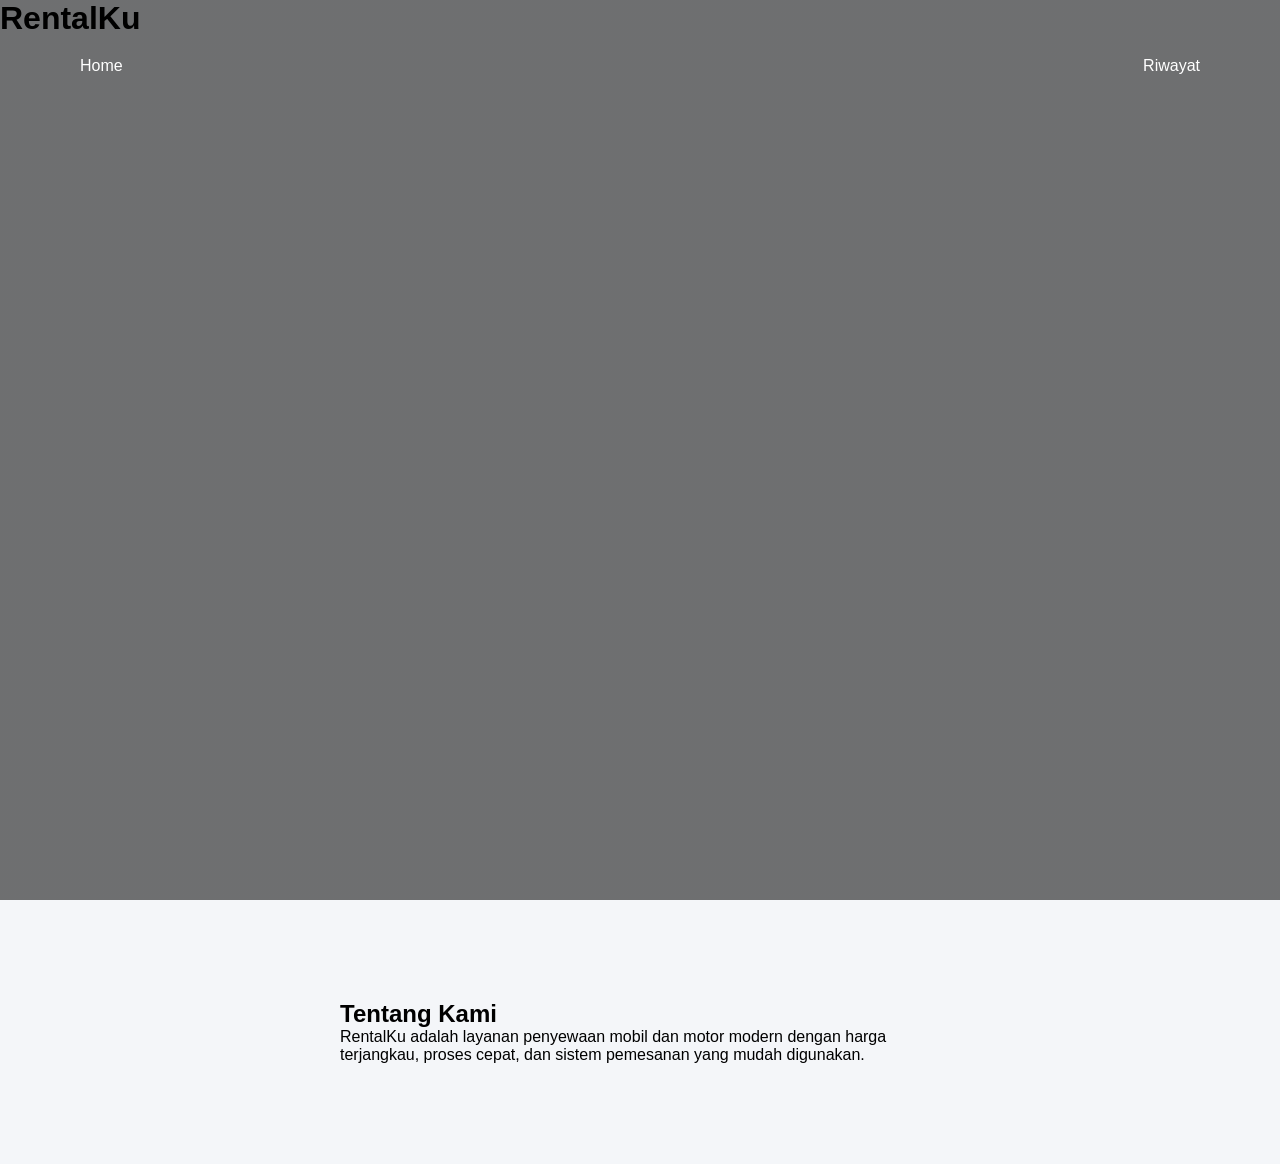
<file: tentangkami.html>
<!DOCTYPE html>
<html>
<head>
<title>Tentang Kami</title>
<link rel="stylesheet" href="style.css">
</head>
<body>

<header>
<h1>RentalKu</h1>
<nav>
<a href="index.html">Home</a>
<a href="riwayat.html">Riwayat</a>
</nav>
</header>

<div class="item" style="max-width:600px;margin:100px auto;">
<h2>Tentang Kami</h2>
<p>
RentalKu adalah layanan penyewaan mobil dan motor modern dengan harga terjangkau,
proses cepat, dan sistem pemesanan yang mudah digunakan.
</p>
</div>

</body>
</html>
</file>
<file: style.css>
* {
    margin: 0;
    padding: 0;
    box-sizing: border-box;
    font-family: 'Poppins', sans-serif;
}

body {
    background: #f4f6f9;
}

header {

    height: 100vh;

    background:
        linear-gradient(rgba(0, 0, 0, .55), rgba(0, 0, 0, .55)),
        url("https://images.unsplash.com/photo-1503376780353-7e6692767b70");

    background-size: cover;
    background-position: center;
}

nav {

    display: flex;
    justify-content: space-between;
    align-items: center;
    padding: 20px 80px;
    color: white;

}

nav ul {

    display: flex;
    list-style: none;
    gap: 40px;

}

nav a {

    color: white;
    text-decoration: none;
    transition: .3s;

}

nav a:hover {

    color: #ffd000;

}

.hero {

    display: flex;
    justify-content: center;
    align-items: center;
    height: 85vh;
    text-align: center;
    color: white;

}

.hero-text {

    width: 800px;

}

.hero h1 {

    font-size: 55px;
    margin-bottom: 20px;

}

.hero p {

    font-size: 18px;
    margin-bottom: 35px;

}

.btn {

    background: #ffd000;
    padding: 15px 35px;
    text-decoration: none;
    color: black;
    border-radius: 50px;
    font-weight: bold;

    transition: .3s;

}

.btn:hover {

    background: white;

}

.judul {

    text-align: center;
    padding: 60px;

}

.judul h2 {

    font-size: 40px;
    color: #003566;

}

.cars {

    display: flex;
    justify-content: center;
    gap: 40px;
    flex-wrap: wrap;
    padding-bottom: 80px;

}

.card {

    width: 320px;
    background: white;
    border-radius: 15px;
    overflow: hidden;
    box-shadow: 0 10px 25px rgba(0, 0, 0, .15);
    transition: .3s;

}

.card:hover {

    transform: translateY(-10px);

}

.card img {

    width: 100%;
    height: 220px;
    object-fit: cover;

}

.card h3 {

    padding: 15px;

}

.card p {

    padding: 0 15px 20px;

}

.card button {

    margin: 20px;
    width: 90%;
    padding: 12px;
    background: #003566;
    color: white;
    border: none;
    cursor: pointer;
    font-size: 17px;
    border-radius: 10px;

}

.card button:hover {

    background: #ffd000;
    color: black;

}

.why {

    background: #003566;
    color: white;
    padding: 80px;

}

.why h2 {

    text-align: center;
    margin-bottom: 50px;
    font-size: 38px;

}

.box {

    display: flex;
    justify-content: center;
    gap: 50px;
    flex-wrap: wrap;

}

.box div {

    width: 300px;
    text-align: center;

}

.box i {

    font-size: 60px;
    color: #ffd000;
    margin-bottom: 20px;

}

.booking {

    padding: 80px;

}

.booking h2 {

    text-align: center;
    font-size: 38px;
    margin-bottom: 40px;

}

form {

    max-width: 600px;
    margin: auto;
    display: flex;
    flex-direction: column;
    gap: 20px;

}

input,
select {

    padding: 15px;
    font-size: 16px;
    border-radius: 8px;
    border: 1px solid #ccc;

}

form button {

    padding: 15px;
    background: #003566;
    color: white;
    font-size: 18px;
    border: none;
    border-radius: 8px;
    cursor: pointer;

}

form button:hover {

    background: #ffd000;
    color: black;

}

footer {

    background: #111;
    color: white;
    text-align: center;
    padding: 30px;

}

@media(max-width:768px) {

    nav {

        padding: 20px;
        flex-direction: column;

    }

    nav ul {

        margin-top: 20px;
        gap: 20px;

    }

    .hero h1 {

        font-size: 35px;

    }

    .hero-text {

        width: 90%;

    }

}

/* ===== DROPDOWN ===== */

nav ul li {
    
    position: relative;
}

.dropdown-menu {

    display: none;
    position: absolute;
    top: 55px;
    left: 0;

    width: 220px;

    background: white;

    border-radius: 10px;

    overflow: hidden;

    box-shadow: 0 10px 20px rgba(0, 0, 0, .2);

    list-style: none;

    z-index: 1000;

}

.dropdown-menu.show {
    display: block;
}

.dropdown-menu li a {

    display: block;

    padding: 15px;

    color: black;

    text-decoration: none;

    transition: .3s;

}

.dropdown-menu li a:hover {

    background: #ffd000;

}
</file>
